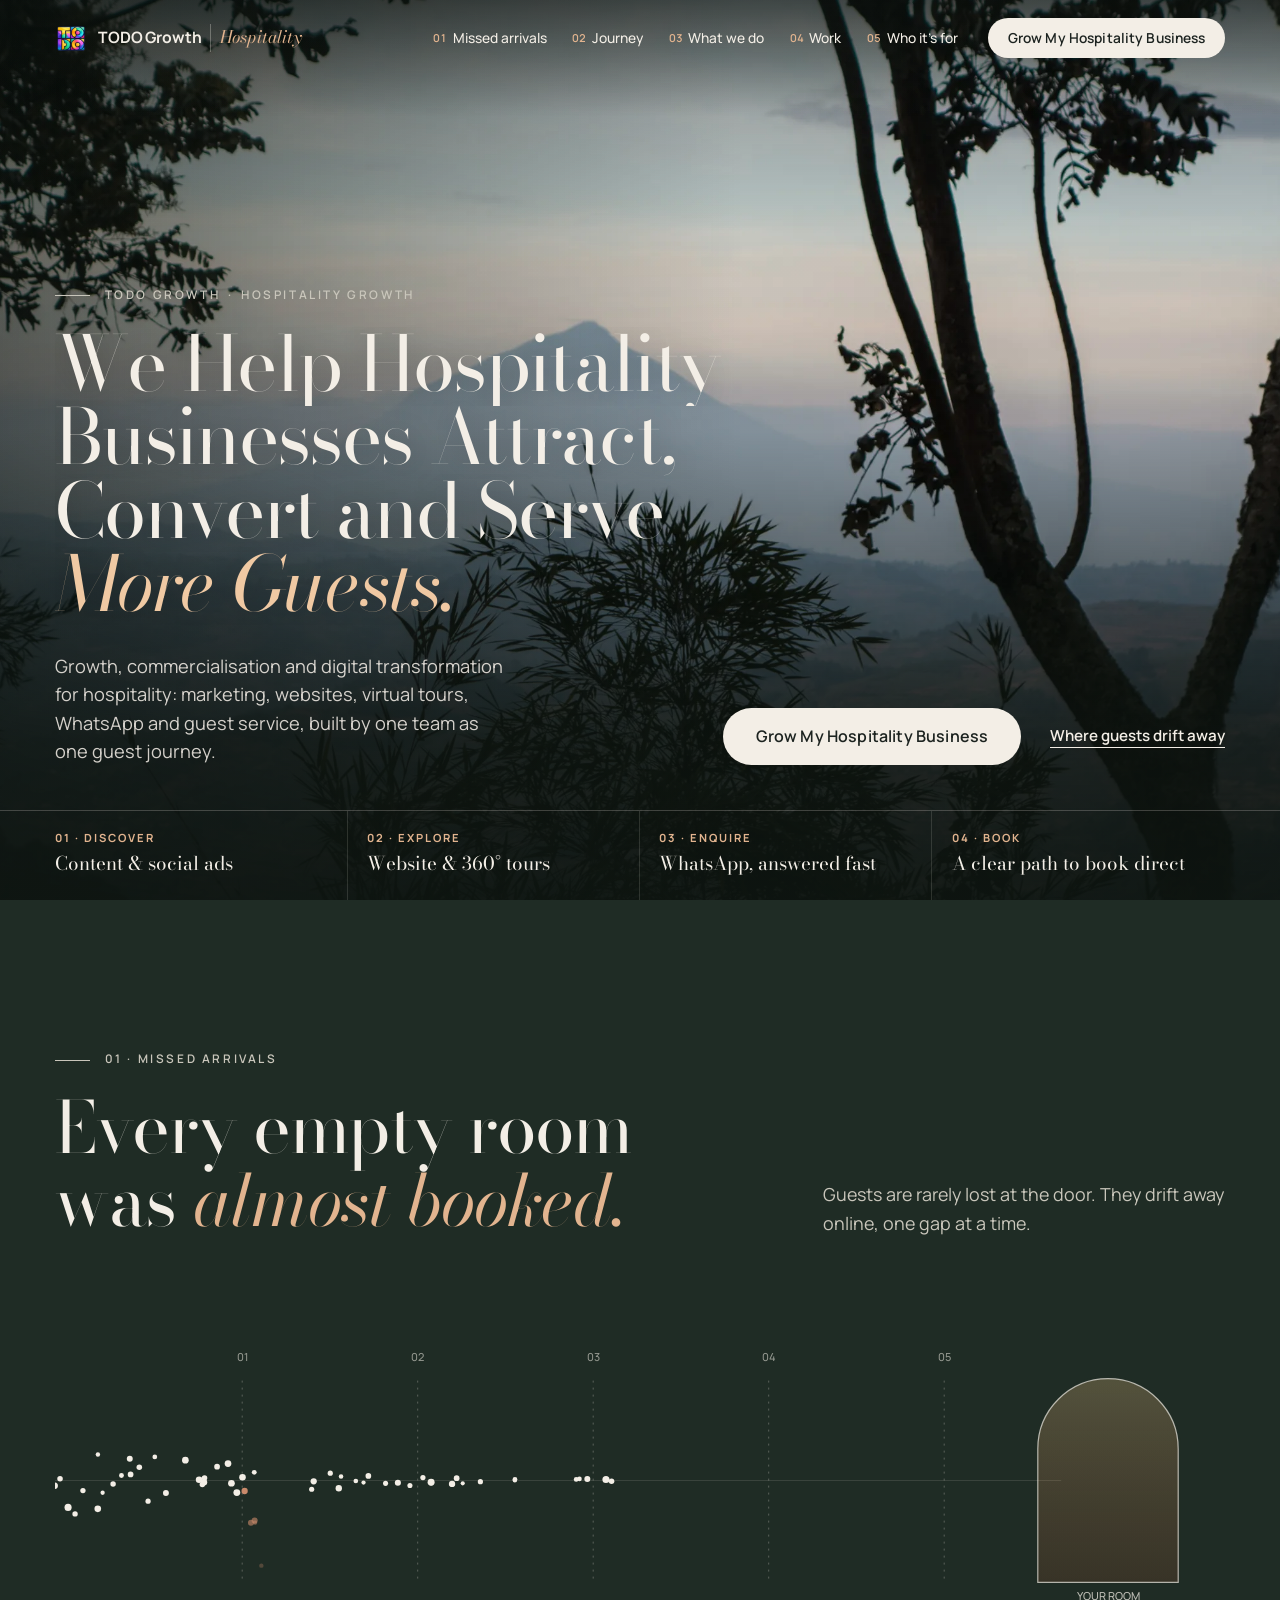
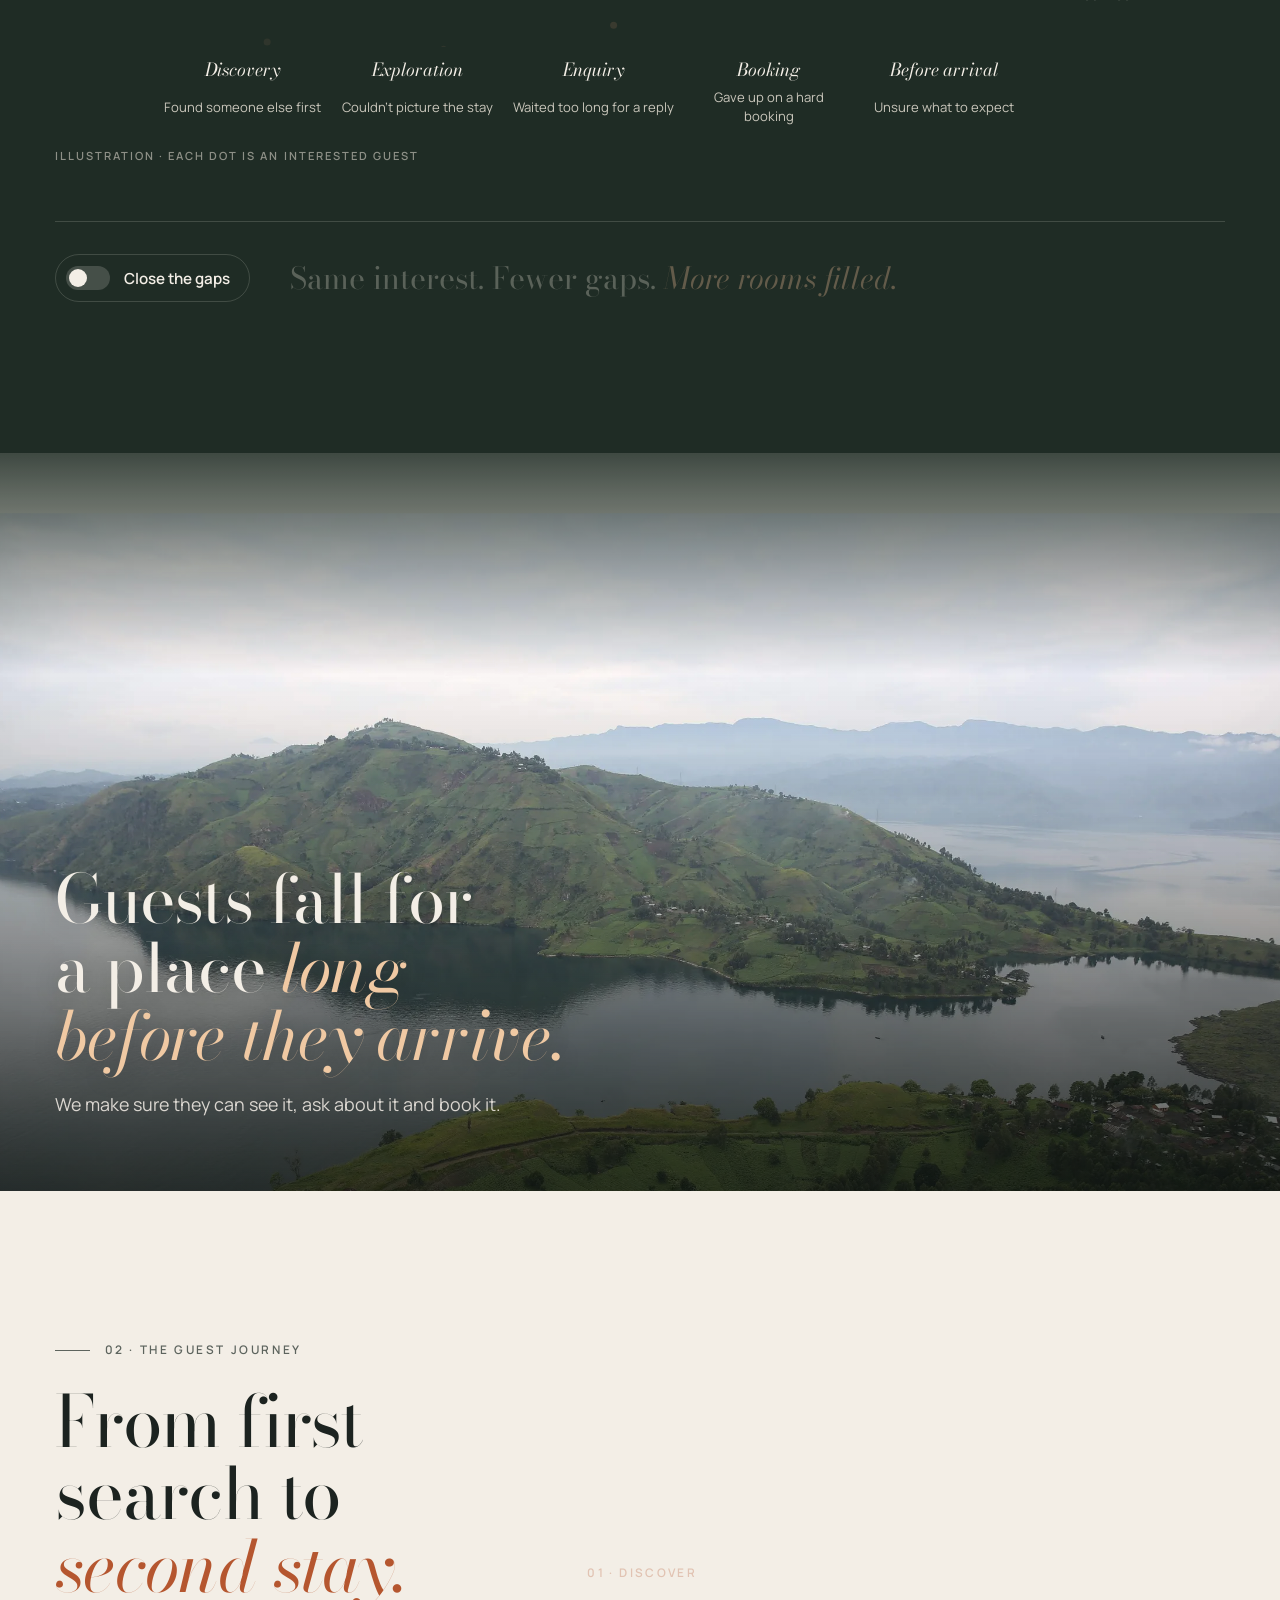
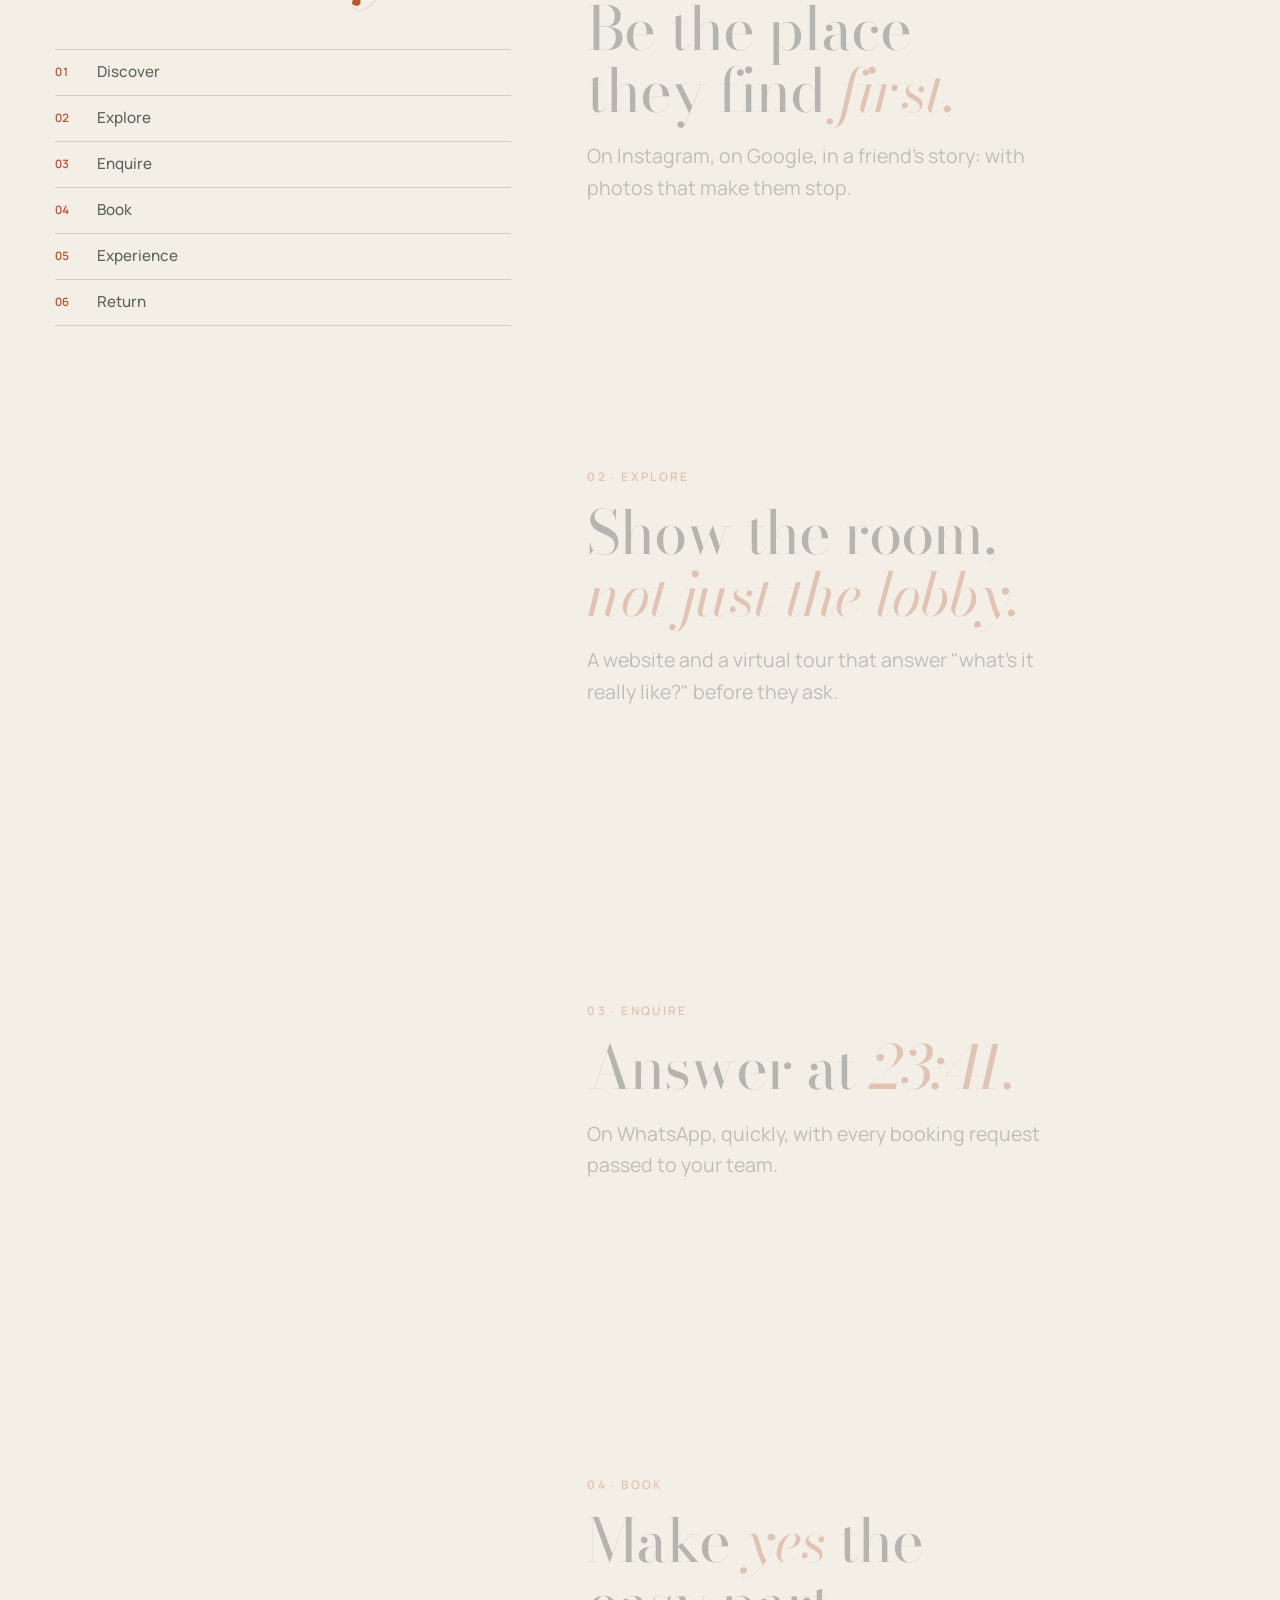
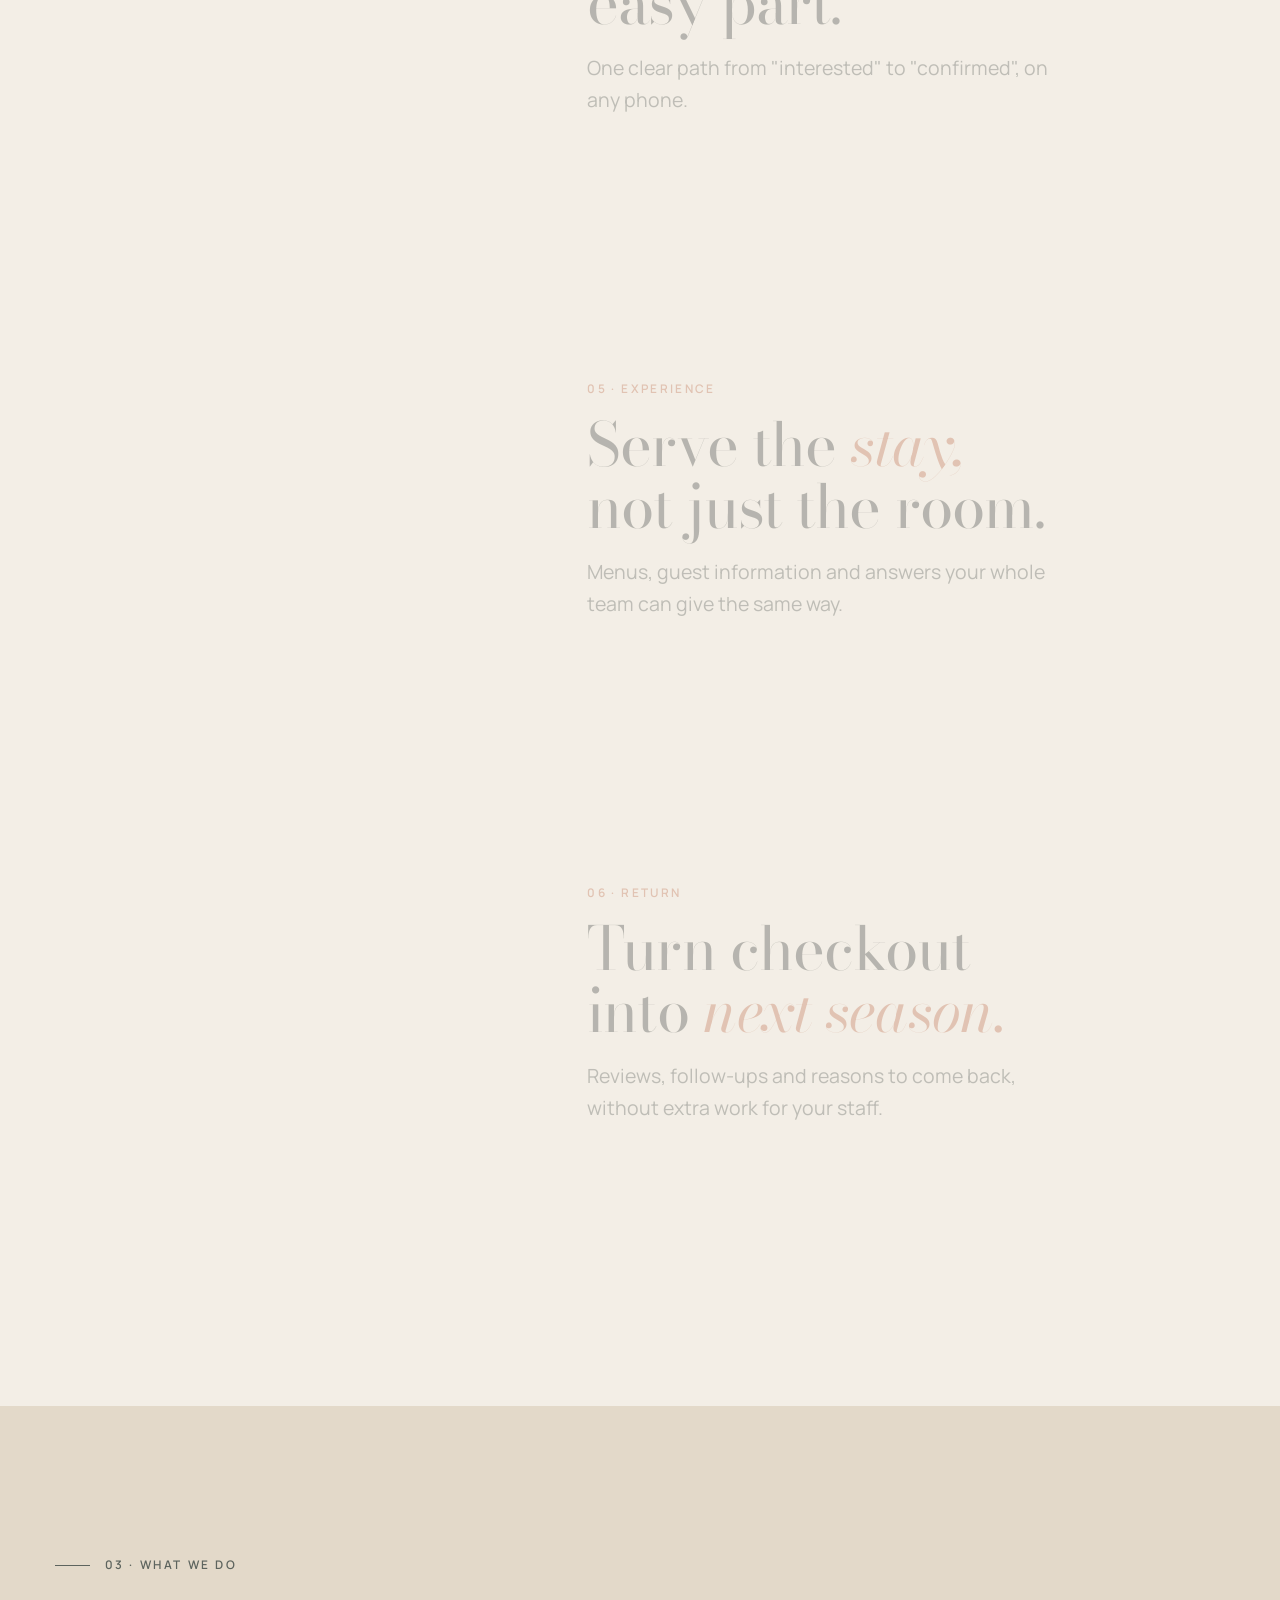
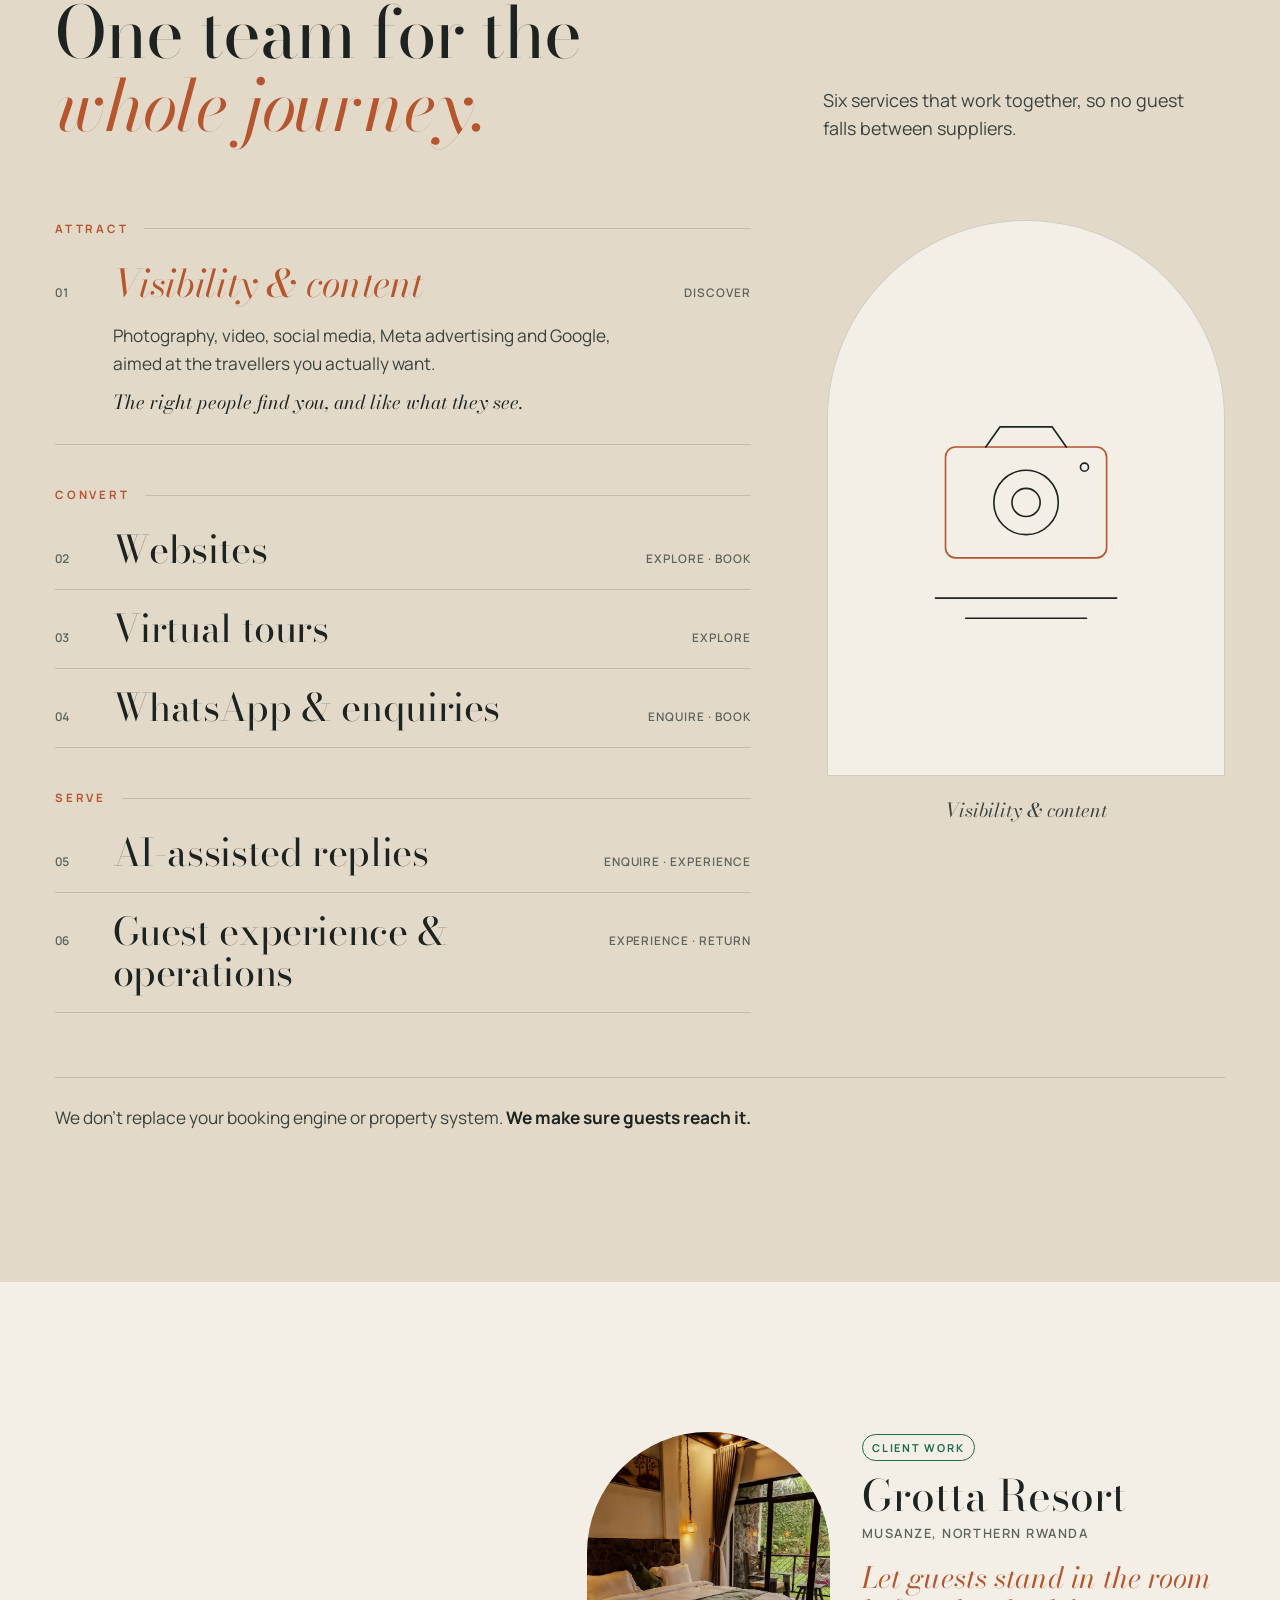
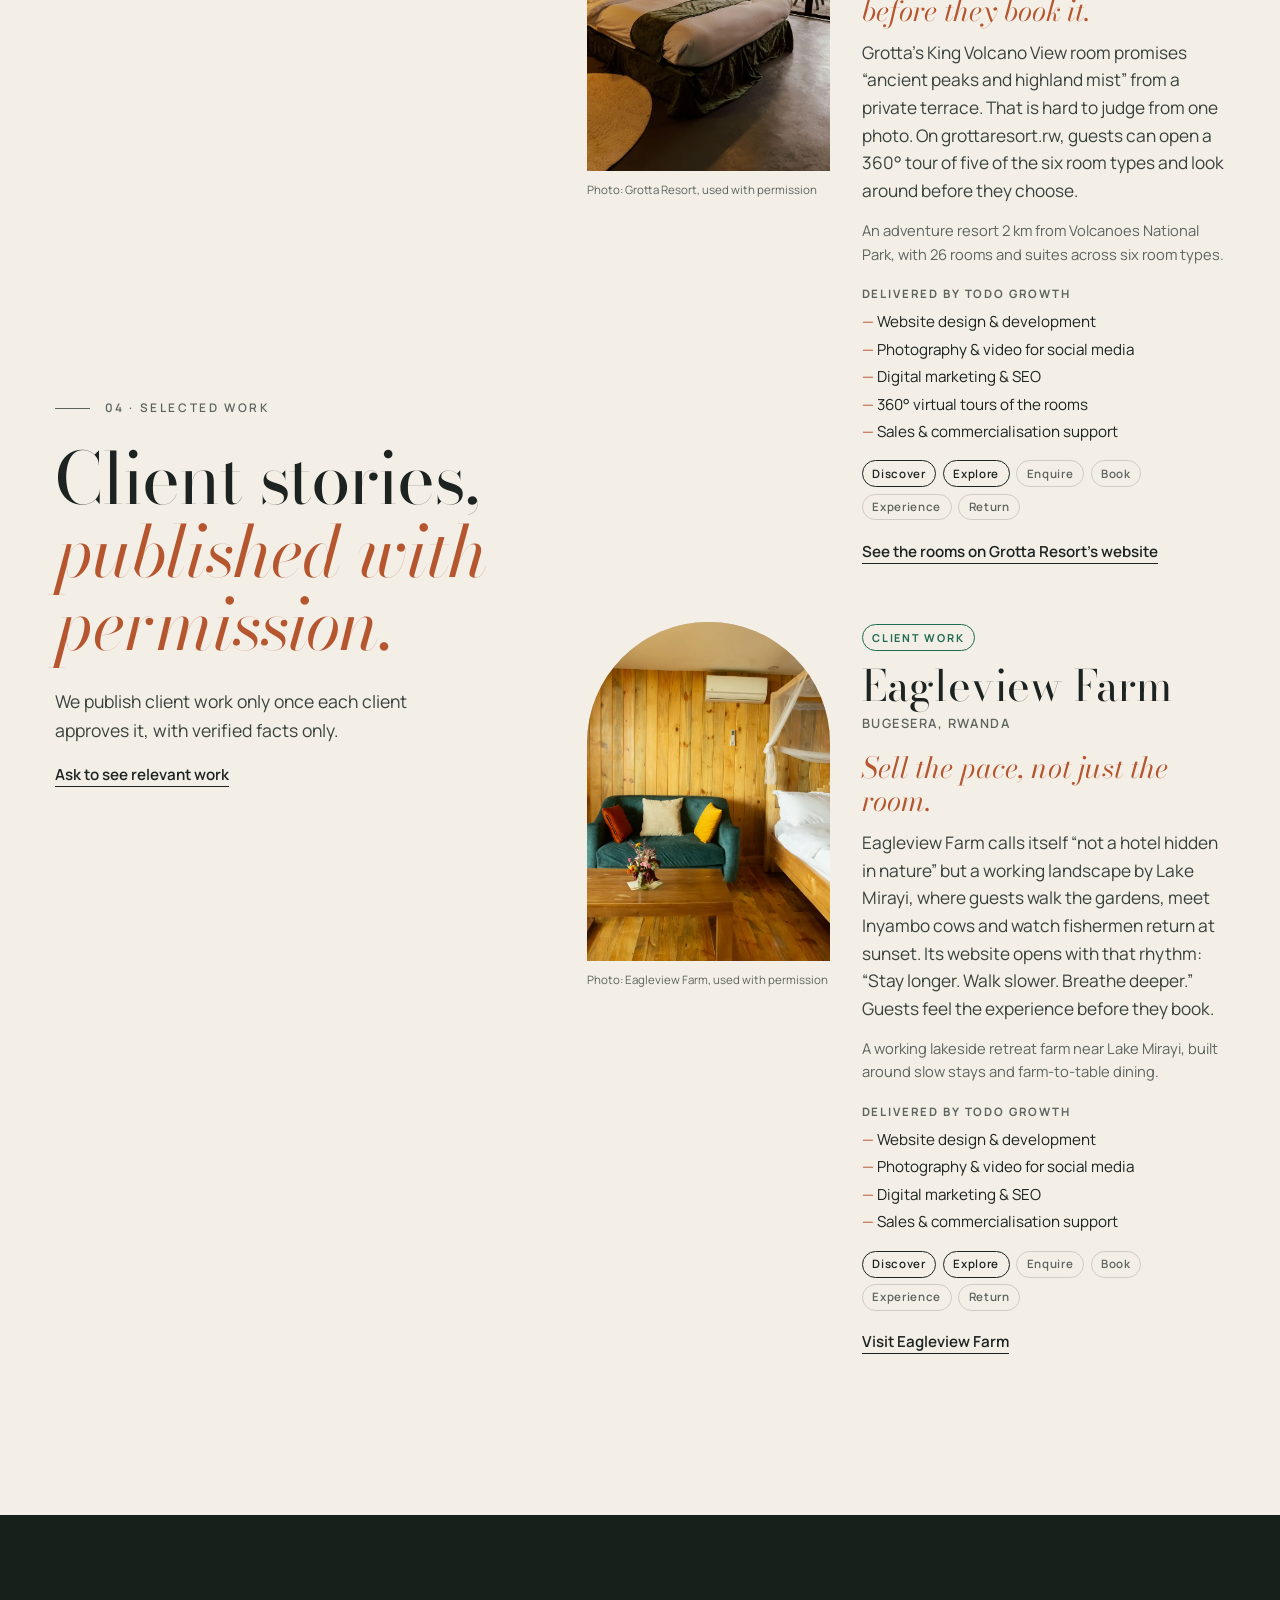
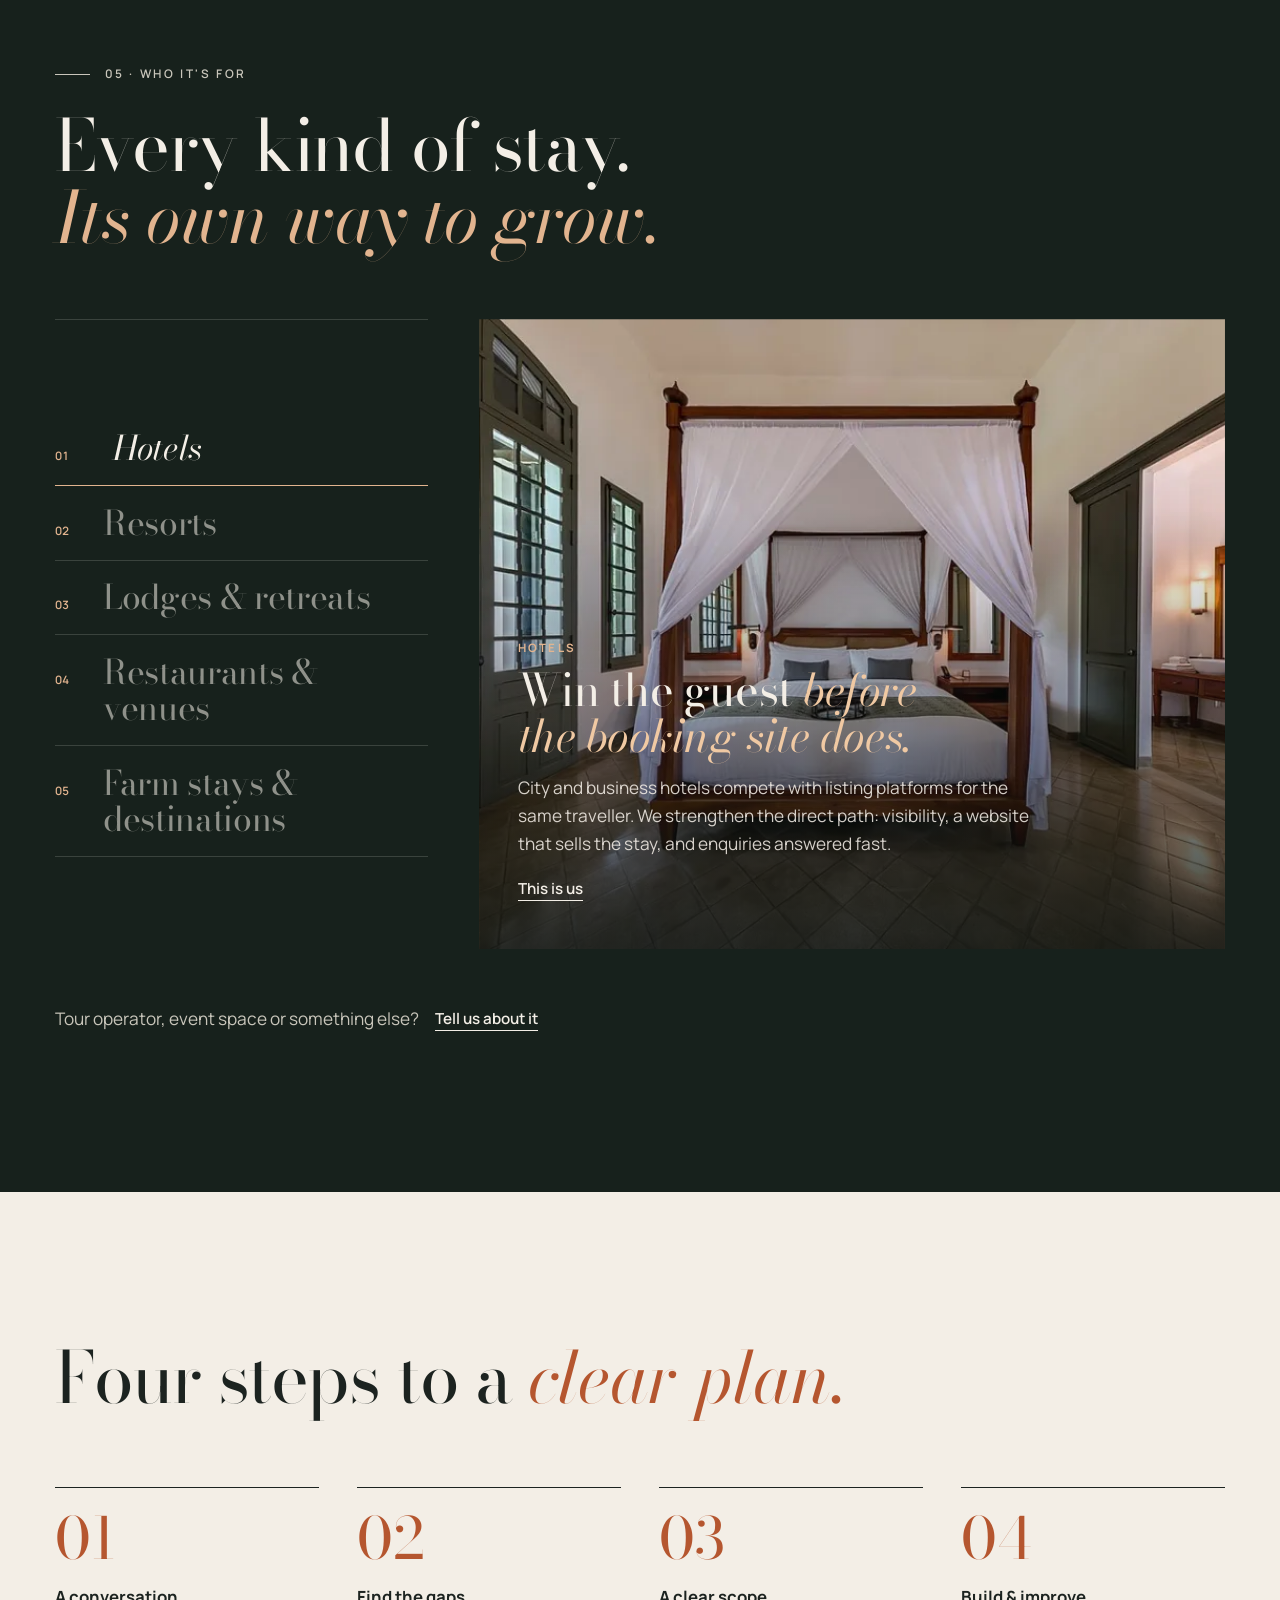
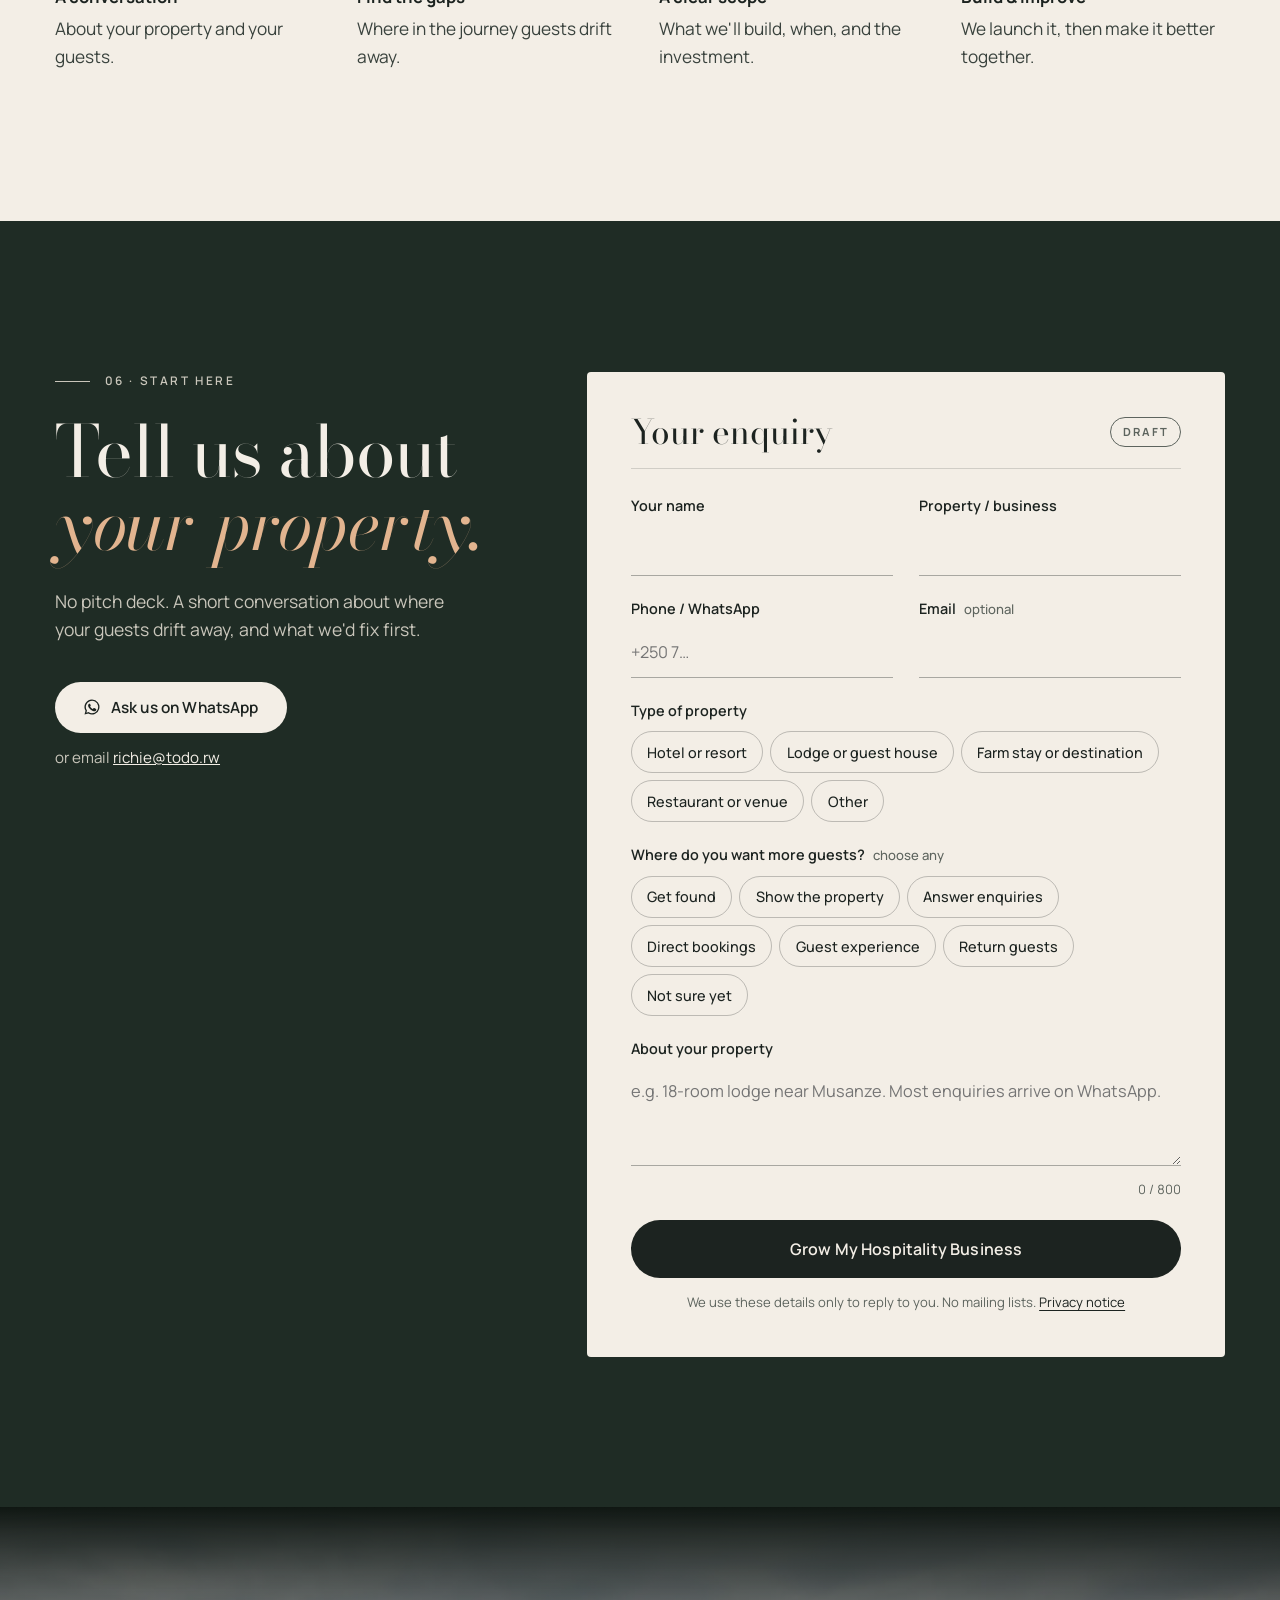
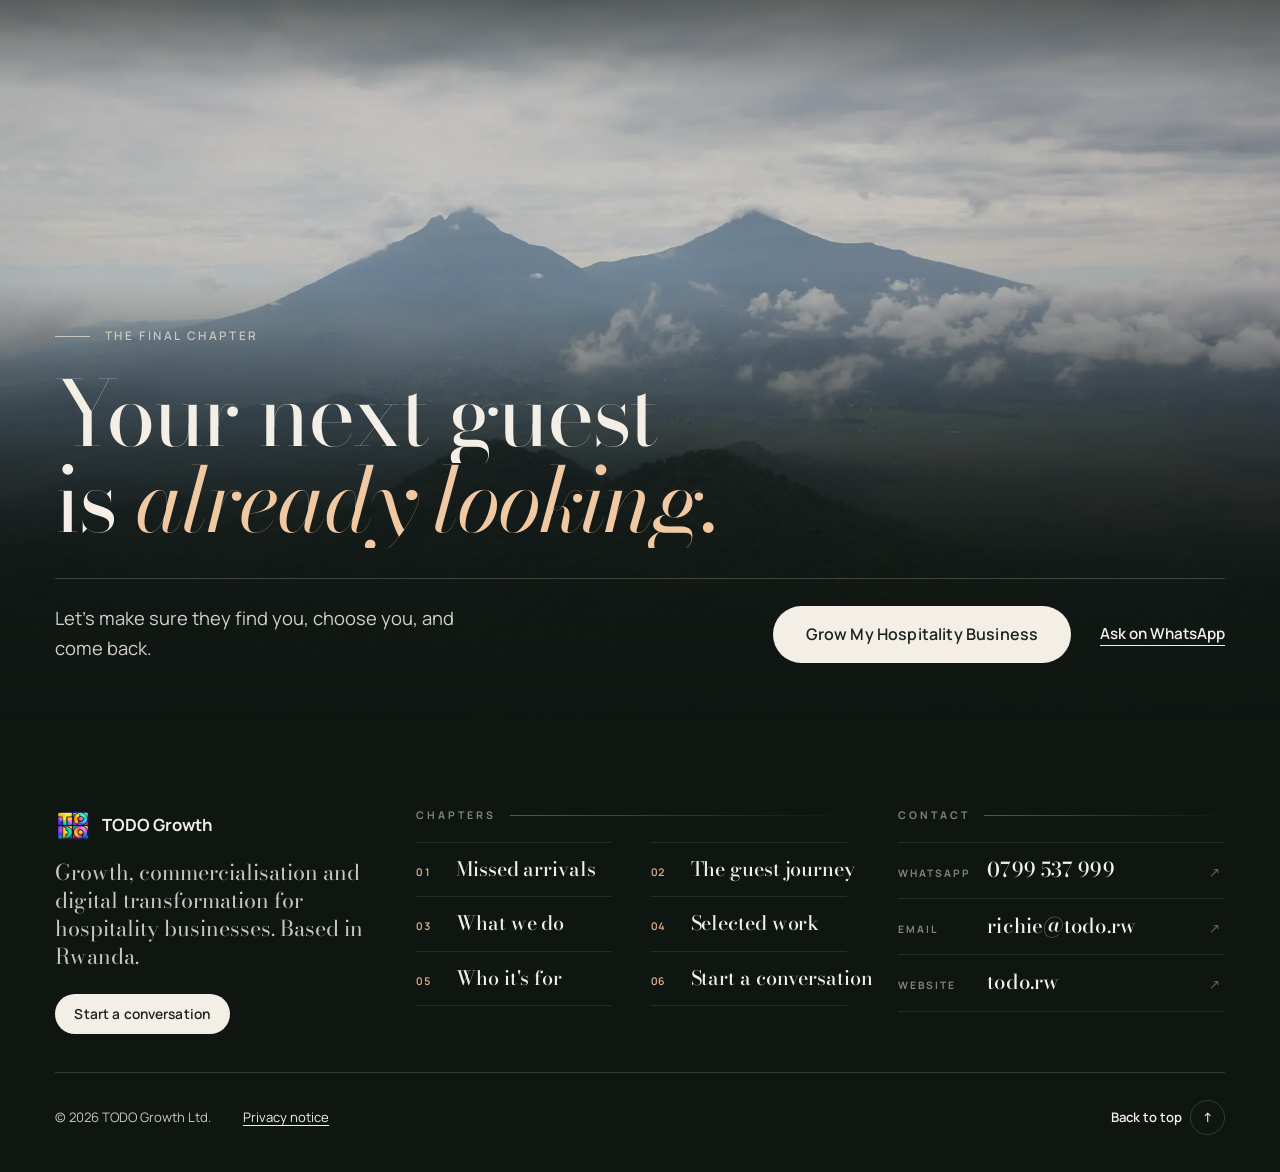
<file: index.html>
<!doctype html>
<html lang="en" class="no-js">
<head>
  <meta charset="utf-8">
  <meta name="viewport" content="width=device-width, initial-scale=1, viewport-fit=cover">
  <title>Hospitality Growth | Attract, Convert and Serve More Guests | TODO Growth</title>
  <meta name="description" content="TODO Growth helps hotels, resorts, lodges, guest houses, restaurants and destination properties attract, convert and serve more guests: marketing, websites, virtual tours, WhatsApp and guest service, built as one connected journey.">
  <link rel="canonical" href="https://hospitality.todo.rw/">
  <meta name="theme-color" content="#F3EEE6">
  <meta name="robots" content="index, follow">

  <meta property="og:type" content="website">
  <meta property="og:site_name" content="TODO Growth">
  <meta property="og:url" content="https://hospitality.todo.rw/">
  <meta property="og:title" content="We Help Hospitality Businesses Attract, Convert and Serve More Guests">
  <meta property="og:description" content="Every empty room was almost booked. Marketing, websites, virtual tours, WhatsApp and guest service, built by one team as one guest journey.">
  <meta property="og:image" content="https://hospitality.todo.rw/assets/img/brand/apple-touch-icon.png">
  <meta name="twitter:card" content="summary">
  <meta name="twitter:title" content="Hospitality Growth | TODO Growth">
  <meta name="twitter:description" content="Attract, convert and serve more guests, with one connected guest journey.">

  <link rel="icon" type="image/png" href="assets/img/brand/favicon.png">
  <link rel="apple-touch-icon" href="assets/img/brand/apple-touch-icon.png">

  <link rel="preconnect" href="https://fonts.googleapis.com">
  <link rel="preconnect" href="https://fonts.gstatic.com" crossorigin>
  <link rel="stylesheet" href="https://fonts.googleapis.com/css2?family=Bodoni+Moda:ital,opsz,wght@0,6..96,400..600;1,6..96,400..500&family=Manrope:wght@400;500;600;700&display=swap">
  <link rel="stylesheet" href="assets/css/site.css">

  <script>document.documentElement.className = "js";</script>
  <script type="application/ld+json">
  {"@context":"https://schema.org","@type":"ProfessionalService","name":"TODO Growth Ltd","url":"https://hospitality.todo.rw/","areaServed":"Rwanda","description":"Hospitality growth: marketing, content, websites, virtual tours, WhatsApp journeys and guest-service systems for hospitality businesses.","parentOrganization":{"@type":"Organization","name":"TODO Growth Ltd","url":"https://todo.rw/"}}
  </script>
</head>
<body id="page-top">
  <a class="skip" href="#main">Skip to content</a>

  <!-- ═══ NAVIGATION ═══ -->
  <header class="nav" id="top" data-nav>
    <div class="nav__bar">
      <a class="nav__brand" href="#page-top" data-to-top aria-label="TODO Growth Hospitality, back to the top of the page">
        <img src="assets/img/brand/todo-logo-192.webp" width="32" height="32" alt="">
        <span class="nav__words"><span class="nav__name">TODO Growth</span><span class="nav__svc">Hospitality</span></span>
      </a>
      <nav class="nav__links" aria-label="Page">
        <a href="#missed" data-chapter="missed"><b>01</b>Missed arrivals</a>
        <a href="#journey" data-chapter="journey"><b>02</b>Journey</a>
        <a href="#services" data-chapter="services"><b>03</b>What we do</a>
        <a href="#work" data-chapter="work"><b>04</b>Work</a>
        <a href="#directory" data-chapter="directory"><b>05</b>Who it's for</a>
      </nav>
      <a class="btn btn--ink btn--sm nav__cta" href="#enquire">Grow My Hospitality Business</a>
      <button class="nav__menu" type="button" aria-expanded="false" aria-controls="menu" data-menu><span>Menu</span><span class="nav__menu-icon" aria-hidden="true"><i></i><i></i></span></button>
    </div>
    <span class="nav__progress" aria-hidden="true" data-progress></span>
  </header>

  <div class="menu" id="menu" data-menu-panel hidden>
    <div class="menu__inner" role="dialog" aria-modal="true" aria-label="Page menu">
      <div class="menu__top"><span class="menu__label">Hospitality Growth</span><button class="menu__close" type="button" data-close>Close</button></div>
      <ol class="menu__links">
        <li><a href="#missed" data-go><b>01</b>Missed arrivals</a></li>
        <li><a href="#journey" data-go><b>02</b>The guest journey</a></li>
        <li><a href="#services" data-go><b>03</b>What we do</a></li>
        <li><a href="#work" data-go><b>04</b>Work</a></li>
        <li><a href="#directory" data-go><b>05</b>Who it's for</a></li>
        <li><a href="#enquire" data-go><b>06</b>Start a conversation</a></li>
      </ol>
      <a class="btn btn--ink btn--block" href="#enquire" data-go>Grow My Hospitality Business</a>
    </div>
  </div>

  <main id="main">

    <!-- ═══ HERO · THE VIEW ═══ -->
    <section class="hero" aria-labelledby="hero-title" data-chapter-section="top" data-hero>
      <figure class="hero__media" aria-hidden="true">
        <img src="assets/media/stock/muhavura-2400.webp" srcset="assets/media/stock/muhavura-1200.webp 1200w, assets/media/stock/muhavura-2400.webp 2400w" sizes="100vw" width="2400" height="1600" alt="" fetchpriority="high" decoding="async">
      </figure>
      <div class="hero__shade" aria-hidden="true"></div>

      <div class="wrap hero__inner">
        <p class="kicker kicker--light hero__kicker">TODO Growth <span>·</span> Hospitality Growth</p>
        <h1 id="hero-title" class="hero__title">
          <span class="line"><span>We Help Hospitality</span></span>
          <span class="line"><span>Businesses Attract,</span></span>
          <span class="line"><span>Convert and Serve</span></span>
          <span class="line"><span><em>More Guests.</em></span></span>
        </h1>
        <div class="hero__foot">
          <p class="hero__lede">Growth, commercialisation and digital transformation for hospitality: marketing, websites, virtual tours, WhatsApp and guest service, built by one team as one guest journey.</p>
          <div class="hero__actions">
            <a class="btn btn--stone btn--lg" href="#enquire">Grow My Hospitality Business</a>
            <a class="link link--light" href="#missed">Where guests drift away</a>
          </div>
        </div>
      </div>

      <div class="hero__base">
        <ol class="wrap hero__journey" aria-label="How TODO Growth connects the guest journey">
          <li><b>01 · Discover</b><span>Content &amp; social ads</span></li>
          <li><b>02 · Explore</b><span>Website &amp; 360° tours</span></li>
          <li><b>03 · Enquire</b><span>WhatsApp, answered fast</span></li>
          <li><b>04 · Book</b><span>A clear path to book direct</span></li>
        </ol>
      </div>
    </section>

<!-- ═══ 01 · MISSED ARRIVALS: THE LEAKY JOURNEY ═══ -->
    <section class="leak" id="missed" aria-labelledby="missed-title" data-chapter-section="missed" data-leak>
      <div class="wrap">
        <header class="leak__head">
          <p class="kicker kicker--light">01 · Missed arrivals</p>
          <h2 id="missed-title" class="h2 h2--light reveal">Every empty room was <em>almost&nbsp;booked.</em></h2>
          <p class="leak__lede" data-leak-text>Guests are rarely lost at the door. They drift away online, one gap at a time.</p>
        </header>

        <figure class="leak__stage">
          <canvas class="leak__canvas" data-leak-canvas aria-hidden="true"></canvas>
          <ol class="leak__gates" aria-label="Where interested guests drift away">
            <li><b>Discovery</b><span>Found someone else first</span></li>
            <li><b>Exploration</b><span>Couldn't picture the stay</span></li>
            <li><b>Enquiry</b><span>Waited too long for a reply</span></li>
            <li><b>Booking</b><span>Gave up on a hard booking</span></li>
            <li><b>Before arrival</b><span>Unsure what to expect</span></li>
          </ol>
          <figcaption class="leak__cap">Illustration · each dot is an interested guest</figcaption>
        </figure>

        <div class="leak__switch">
          <button type="button" class="toggle" aria-pressed="false" data-leak-toggle><span class="toggle__track"><span class="toggle__knob"></span></span><span class="toggle__label">Close the gaps</span></button>
          <p class="leak__after">Same interest. Fewer gaps. <em>More rooms filled.</em></p>
        </div>
      </div>
    </section>

    <!-- ═══ INTERLUDE · THE DESTINATION ═══ -->
    <section class="interlude" aria-label="Why the view matters" data-interlude>
      <figure class="interlude__media" aria-hidden="true">
        <img src="assets/media/stock/kivu-2400.webp" srcset="assets/media/stock/kivu-1200.webp 1200w, assets/media/stock/kivu-2400.webp 2400w" sizes="100vw" width="2400" height="1600" alt="" loading="lazy" decoding="async">
      </figure>
      <div class="wrap interlude__text">
        <p class="interlude__quote reveal">Guests fall for a place <em>long before they arrive.</em></p>
        <p class="interlude__sub reveal">We make sure they can see it, ask about it and book it.</p>
      </div>
    </section>

<!-- ═══ 02 · THE GUEST JOURNEY ═══ -->
    <section class="journey" id="journey" aria-labelledby="journey-title" data-chapter-section="journey">
      <div class="wrap journey__grid">
        <aside class="rail" aria-label="Journey stages">
          <p class="kicker">02 · The guest journey</p>
          <h2 id="journey-title" class="h2 reveal">From first search to <em>second stay.</em></h2>
          <ol class="rail__list">
            <li><a href="#s-discover" data-stamp="0"><b>01</b>Discover</a></li>
            <li><a href="#s-explore" data-stamp="1"><b>02</b>Explore</a></li>
            <li><a href="#s-enquire" data-stamp="2"><b>03</b>Enquire</a></li>
            <li><a href="#s-book" data-stamp="3"><b>04</b>Book</a></li>
            <li><a href="#s-experience" data-stamp="4"><b>05</b>Experience</a></li>
            <li><a href="#s-return" data-stamp="5"><b>06</b>Return</a></li>
          </ol>
        </aside>
        <ol class="stages">
          <li class="stage" id="s-discover" data-stage="0"><p class="stage__n">01 · Discover</p><h3 class="stage__h">Be the place they find <em>first.</em></h3><p class="stage__p">On Instagram, on Google, in a friend's story: with photos that make them stop.</p></li>
          <li class="stage" id="s-explore" data-stage="1"><p class="stage__n">02 · Explore</p><h3 class="stage__h">Show the room, <em>not just the lobby.</em></h3><p class="stage__p">A website and a virtual tour that answer "what's it really like?" before they ask.</p></li>
          <li class="stage" id="s-enquire" data-stage="2"><p class="stage__n">03 · Enquire</p><h3 class="stage__h">Answer at <em>23:41.</em></h3><p class="stage__p">On WhatsApp, quickly, with every booking request passed to your team.</p></li>
          <li class="stage" id="s-book" data-stage="3"><p class="stage__n">04 · Book</p><h3 class="stage__h">Make <em>yes</em> the easy part.</h3><p class="stage__p">One clear path from "interested" to "confirmed", on any phone.</p></li>
          <li class="stage" id="s-experience" data-stage="4"><p class="stage__n">05 · Experience</p><h3 class="stage__h">Serve the <em>stay,</em> not just the room.</h3><p class="stage__p">Menus, guest information and answers your whole team can give the same way.</p></li>
          <li class="stage" id="s-return" data-stage="5"><p class="stage__n">06 · Return</p><h3 class="stage__h">Turn checkout into <em>next season.</em></h3><p class="stage__p">Reviews, follow-ups and reasons to come back, without extra work for your staff.</p></li>
        </ol>
      </div>
    </section>

    <!-- ═══ 03 · WHAT WE DO: THE INDEX ═══ -->
    <section class="services" id="services" aria-labelledby="services-title" data-chapter-section="services">
      <div class="wrap">
        <header class="services__head">
          <p class="kicker">03 · What we do</p>
          <h2 id="services-title" class="h2 reveal">One team for the <em>whole journey.</em></h2>
          <p class="services__lede">Six services that work together, so no guest falls between suppliers.</p>
        </header>

        <div class="services__grid">
          <div class="index" data-index>
            <p class="index__group">Attract</p>
            <div class="svc" data-art="content">
              <h3><button type="button" class="svc__head" aria-expanded="true" aria-controls="svc-1" id="svc-1-h"><b>01</b><span class="svc__name">Visibility &amp; content</span><span class="svc__stages">Discover</span></button></h3>
              <div class="svc__body" id="svc-1" role="region" aria-labelledby="svc-1-h"><p>Photography, video, social media, Meta advertising and Google, aimed at the travellers you actually want.</p><p class="svc__value">The right people find you, and like what they see.</p></div>
            </div>

            <p class="index__group">Convert</p>
            <div class="svc" data-art="web">
              <h3><button type="button" class="svc__head" aria-expanded="false" aria-controls="svc-2" id="svc-2-h"><b>02</b><span class="svc__name">Websites</span><span class="svc__stages">Explore · Book</span></button></h3>
              <div class="svc__body" id="svc-2" role="region" aria-labelledby="svc-2-h" hidden><p>Fast, mobile-first hospitality websites with clear paths to book, linked to the booking engine you already use.</p><p class="svc__value">Visitors understand your value, and know what to do next.</p></div>
            </div>
            <div class="svc" data-art="tour">
              <h3><button type="button" class="svc__head" aria-expanded="false" aria-controls="svc-3" id="svc-3-h"><b>03</b><span class="svc__name">Virtual tours</span><span class="svc__stages">Explore</span></button></h3>
              <div class="svc__body" id="svc-3" role="region" aria-labelledby="svc-3-h" hidden><p>360° tours of rooms and spaces, placed where guests decide: your website, listings and messages.</p><p class="svc__value">Guests book with confidence, not guesswork.</p></div>
            </div>
            <div class="svc" data-art="chat">
              <h3><button type="button" class="svc__head" aria-expanded="false" aria-controls="svc-4" id="svc-4-h"><b>04</b><span class="svc__name">WhatsApp &amp; enquiries</span><span class="svc__stages">Enquire · Book</span></button></h3>
              <div class="svc__body" id="svc-4" role="region" aria-labelledby="svc-4-h" hidden><p>Enquiry journeys on the app your guests already use, routed to the right person on your team.</p><p class="svc__value">Fewer enquiries lost overnight.</p></div>
            </div>

            <p class="index__group">Serve</p>
            <div class="svc" data-art="assist">
              <h3><button type="button" class="svc__head" aria-expanded="false" aria-controls="svc-5" id="svc-5-h"><b>05</b><span class="svc__name">AI-assisted replies</span><span class="svc__stages">Enquire · Experience</span></button></h3>
              <div class="svc__body" id="svc-5" role="region" aria-labelledby="svc-5-h" hidden><p>Instant answers to common questions from information you approve. Bookings and anything sensitive go to your staff. Scoped per property.</p><p class="svc__value">Guests get answers at any hour; your team keeps control.</p></div>
            </div>
            <div class="svc" data-art="ops">
              <h3><button type="button" class="svc__head" aria-expanded="false" aria-controls="svc-6" id="svc-6-h"><b>06</b><span class="svc__name">Guest experience &amp; operations</span><span class="svc__stages">Experience · Return</span></button></h3>
              <div class="svc__body" id="svc-6" role="region" aria-labelledby="svc-6-h" hidden><p>Digital menus, guest information, staff knowledge bases and follow-up automation, including Microsoft 365 workflows.</p><p class="svc__value">A smoother stay, and a reason to come back.</p></div>
            </div>
          </div>

          <figure class="art" aria-hidden="true">
            <div class="art__arch">
              <svg class="art__svg" viewBox="0 0 300 400" data-art-svg></svg>
            </div>
            <figcaption class="art__cap" data-art-cap>Visibility &amp; content</figcaption>
          </figure>
        </div>

        <p class="services__fine">We don't replace your booking engine or property system. <strong>We make sure guests reach it.</strong></p>
      </div>
    </section>

    <!-- ═══ 04 · WORK (proof) ═══ -->
    <section class="work" id="work" aria-labelledby="work-title" data-chapter-section="work">
      <div class="wrap work__grid">
        <header class="work__head">
          <p class="kicker">04 · Selected work</p>
          <h2 id="work-title" class="h2 reveal">Client stories, <em>published with permission.</em></h2>
          <p class="work__lede">We publish client work only once each client approves it, with verified facts only.</p>
          <a class="link" href="#enquire">Ask to see relevant work</a>
        </header>
        <div class="stories" data-stories>
          <!-- Rendered from CONFIG.stories. This placeholder shows while nothing is approved, and without JS. -->
          <div class="story story--reserved">
            <div class="story__arch"><span>Reserved</span></div>
            <p class="story__note">For approved hospitality client stories: photographs, what we delivered and verified results.</p>
          </div>
        </div>
      </div>
    </section>

    <!-- ═══ 05 · WHO IT'S FOR ═══ -->
    <section class="who" id="directory" aria-labelledby="dir-title" data-chapter-section="directory">
      <div class="wrap">
        <header class="who__head">
          <p class="kicker kicker--light">05 · Who it's for</p>
          <h2 id="dir-title" class="h2 h2--light reveal">Every kind of stay. <em>Its own way to grow.</em></h2>
        </header>

        <div class="who__stage" data-who>
          <ul class="who__tabs" aria-label="Choose your kind of business">
            <li><button type="button" class="who__tab" aria-pressed="true" aria-controls="who-hotels" data-who-tab="0"><b>01</b><span>Hotels</span></button></li>
            <li><button type="button" class="who__tab" aria-pressed="false" aria-controls="who-resorts" data-who-tab="1"><b>02</b><span>Resorts</span></button></li>
            <li><button type="button" class="who__tab" aria-pressed="false" aria-controls="who-lodges" data-who-tab="2"><b>03</b><span>Lodges &amp; retreats</span></button></li>
            <li><button type="button" class="who__tab" aria-pressed="false" aria-controls="who-dining" data-who-tab="3"><b>04</b><span>Restaurants &amp; venues</span></button></li>
            <li><button type="button" class="who__tab" aria-pressed="false" aria-controls="who-dest" data-who-tab="4"><b>05</b><span>Farm stays &amp; destinations</span></button></li>
          </ul>

          <div class="who__panels">
            <article class="who__panel is-active" id="who-hotels" data-who-panel="0">
              <figure class="who__img"><img src="assets/media/stock/luxury-hotel-1800.webp" srcset="assets/media/stock/luxury-hotel-900.webp 900w, assets/media/stock/luxury-hotel-1800.webp 1800w" sizes="(min-width: 1024px) 58vw, 100vw" width="1800" height="1200" alt="A canopy bed in a calm, white luxury hotel suite" loading="lazy" decoding="async"></figure>
              <div class="who__copy">
                <p class="who__label">Hotels</p>
                <h3 class="who__title">Win the guest <em>before the booking site does.</em></h3>
                <p class="who__text">City and business hotels compete with listing platforms for the same traveller. We strengthen the direct path: visibility, a website that sells the stay, and enquiries answered fast.</p>
                <a class="link link--light" href="#enquire" data-type="Hotel or resort">This is us</a>
              </div>
            </article>
            <article class="who__panel" id="who-resorts" data-who-panel="1">
              <figure class="who__img"><img src="assets/media/stock/resort-1800.webp" srcset="assets/media/stock/resort-900.webp 900w, assets/media/stock/resort-1800.webp 1800w" sizes="(min-width: 1024px) 58vw, 100vw" width="1800" height="1200" alt="A resort pool with sun loungers and timber decking" loading="lazy" decoding="async"></figure>
              <div class="who__copy">
                <p class="who__label">Resorts</p>
                <h3 class="who__title">Sell the whole stay, <em>not only the room.</em></h3>
                <p class="who__text">Guests compare experiences, dining and views from far away. We show the full resort with content and virtual tours, and turn long, detailed enquiries into bookings.</p>
                <a class="link link--light" href="#enquire" data-type="Hotel or resort">This is us</a>
              </div>
            </article>
            <article class="who__panel" id="who-lodges" data-who-panel="2">
              <figure class="who__img"><img src="assets/media/stock/lodge-1800.webp" srcset="assets/media/stock/lodge-900.webp 900w, assets/media/stock/lodge-1800.webp 1800w" sizes="(min-width: 1024px) 58vw, 100vw" width="1800" height="1205" alt="A timber safari lodge surrounded by trees" loading="lazy" decoding="async"></figure>
              <div class="who__copy">
                <p class="who__label">Lodges &amp; retreats</p>
                <h3 class="who__title">A small team, <em>every enquiry answered.</em></h3>
                <p class="who__text">Lodges and guest houses often run on an owner's phone. We make enquiries easier to handle on WhatsApp and keep your content fresh without taking over your day.</p>
                <a class="link link--light" href="#enquire" data-type="Lodge or guest house">This is us</a>
              </div>
            </article>
            <article class="who__panel" id="who-dining" data-who-panel="3">
              <figure class="who__img"><img src="assets/media/stock/kigali-venue-1800.webp" srcset="assets/media/stock/kigali-venue-900.webp 900w, assets/media/stock/kigali-venue-1800.webp 1800w" sizes="(min-width: 1024px) 58vw, 100vw" width="1800" height="1350" alt="Guests at garden tables of a hotel bar in Kigali at dusk" loading="lazy" decoding="async"></figure>
              <div class="who__copy">
                <p class="who__label">Restaurants &amp; venues</p>
                <h3 class="who__title">Make the atmosphere <em>visible online.</em></h3>
                <p class="who__text">The mood is the product, and it rarely shows in a listing. We capture it in photography and video, get you found, and make reservations and event enquiries simple.</p>
                <a class="link link--light" href="#enquire" data-type="Restaurant or venue">This is us</a>
              </div>
            </article>
            <article class="who__panel" id="who-dest" data-who-panel="4">
              <figure class="who__img"><img src="assets/media/stock/destination-1800.webp" srcset="assets/media/stock/destination-900.webp 900w, assets/media/stock/destination-1800.webp 1800w" sizes="(min-width: 1024px) 58vw, 100vw" width="1800" height="1200" alt="Tea plantations on rolling hills in Rwanda" loading="lazy" decoding="async"></figure>
              <div class="who__copy">
                <p class="who__label">Farm stays &amp; destinations</p>
                <h3 class="who__title">Show the experience <em>to guests deciding from abroad.</em></h3>
                <p class="who__text">When the place is the reason to travel, guests need to feel it before they commit. We tell the story of the landscape, the stay and the people behind it.</p>
                <a class="link link--light" href="#enquire" data-type="Farm stay or destination property">This is us</a>
              </div>
            </article>
          </div>
        </div>

        <p class="who__other">Tour operator, event space or something else? <a class="link link--light" href="#enquire" data-type="Other">Tell us about it</a></p>
      </div>
    </section>

<!-- ═══ 06 · HOW WE WORK ═══ -->
    <section class="how" aria-labelledby="how-title" data-chapter-section="directory">
      <div class="wrap">
        <h2 id="how-title" class="h2 how__title reveal">Four steps to a <em>clear plan.</em></h2>
        <ol class="how__steps">
          <li><b>01</b><p class="how__h">A conversation</p><p>About your property and your guests.</p></li>
          <li><b>02</b><p class="how__h">Find the gaps</p><p>Where in the journey guests drift away.</p></li>
          <li><b>03</b><p class="how__h">A clear scope</p><p>What we'll build, when, and the investment.</p></li>
          <li><b>04</b><p class="how__h">Build &amp; improve</p><p>We launch it, then make it better together.</p></li>
        </ol>
      </div>
    </section>

    <!-- ═══ 07 · ENQUIRY ═══ -->
    <section class="enquire" id="enquire" aria-labelledby="enquire-title" data-chapter-section="enquire">
      <div class="wrap enquire__grid">
        <header class="enquire__head">
          <p class="kicker kicker--light">06 · Start here</p>
          <h2 id="enquire-title" class="h2 h2--light reveal">Tell us about <em>your property.</em></h2>
          <p class="enquire__lede">No pitch deck. A short conversation about where your guests drift away, and what we'd fix first.</p>
          <div class="wa-route">
            <a class="btn btn--stone" data-wa href="https://wa.me/250799537999" target="_blank" rel="noopener">
              <svg viewBox="0 0 24 24" width="18" height="18" aria-hidden="true"><path fill="currentColor" d="M12 2a10 10 0 0 0-8.6 15.1L2 22l5-1.3A10 10 0 1 0 12 2Zm0 18.2a8.2 8.2 0 0 1-4.2-1.2l-.3-.2-3 .8.8-2.9-.2-.3A8.2 8.2 0 1 1 12 20.2Zm4.5-6.1c-.2-.1-1.5-.7-1.7-.8s-.4-.1-.6.1-.7.8-.8 1-.3.2-.5.1a6.7 6.7 0 0 1-3.3-2.9c-.3-.4.3-.4.7-1.3a.5.5 0 0 0 0-.4l-.8-1.8c-.2-.5-.4-.4-.6-.4h-.5a1 1 0 0 0-.7.3 3 3 0 0 0-.9 2.2 5.2 5.2 0 0 0 1.1 2.8 11.9 11.9 0 0 0 4.6 4c1.7.7 2.3.8 3.2.7a2.7 2.7 0 0 0 1.8-1.3 2.2 2.2 0 0 0 .1-1.3c0-.1-.2-.2-.4-.3Z"/></svg>
              Ask us on WhatsApp
            </a>
            <p class="wa-route__alt">or email <a data-email href="mailto:richie@todo.rw">richie@todo.rw</a></p>
          </div>
        </header>

        <form class="reg" id="lead-form" novalidate>
          <div class="reg__top">
            <p class="reg__title">Your enquiry</p>
            <p class="reg__stamp" data-status-stamp>Draft</p>
          </div>

          <div class="field-row">
            <div class="field">
              <label for="f-name">Your name</label>
              <input id="f-name" name="name" type="text" autocomplete="name" required maxlength="80" aria-describedby="e-name">
              <p class="field__err" id="e-name"></p>
            </div>
            <div class="field">
              <label for="f-business">Property / business</label>
              <input id="f-business" name="business" type="text" autocomplete="organization" required maxlength="120" aria-describedby="e-business">
              <p class="field__err" id="e-business"></p>
            </div>
          </div>
          <div class="field-row">
            <div class="field">
              <label for="f-phone">Phone / WhatsApp</label>
              <input id="f-phone" name="phone" type="tel" inputmode="tel" autocomplete="tel" required placeholder="+250 7…" aria-describedby="e-phone">
              <p class="field__err" id="e-phone"></p>
            </div>
            <div class="field">
              <label for="f-email">Email <span class="opt">optional</span></label>
              <input id="f-email" name="email" type="email" autocomplete="email" aria-describedby="e-email">
              <p class="field__err" id="e-email"></p>
            </div>
          </div>

          <fieldset class="field chips" aria-describedby="e-type">
            <legend>Type of property</legend>
            <label><input type="radio" name="type" value="Hotel or resort" required><span>Hotel or resort</span></label>
            <label><input type="radio" name="type" value="Lodge or guest house"><span>Lodge or guest house</span></label>
            <label><input type="radio" name="type" value="Farm stay or destination property"><span>Farm stay or destination</span></label>
            <label><input type="radio" name="type" value="Restaurant or venue"><span>Restaurant or venue</span></label>
            <label><input type="radio" name="type" value="Other"><span>Other</span></label>
            <p class="field__err" id="e-type"></p>
          </fieldset>

          <fieldset class="field chips" aria-describedby="e-needs">
            <legend>Where do you want more guests? <span class="opt">choose any</span></legend>
            <label><input type="checkbox" name="needs" value="Get found online"><span>Get found</span></label>
            <label><input type="checkbox" name="needs" value="Show the property better"><span>Show the property</span></label>
            <label><input type="checkbox" name="needs" value="Answer enquiries faster"><span>Answer enquiries</span></label>
            <label><input type="checkbox" name="needs" value="More direct bookings"><span>Direct bookings</span></label>
            <label><input type="checkbox" name="needs" value="Better guest experience"><span>Guest experience</span></label>
            <label><input type="checkbox" name="needs" value="Bring guests back"><span>Return guests</span></label>
            <label><input type="checkbox" name="needs" value="Not sure yet, advise me"><span>Not sure yet</span></label>
            <p class="field__err" id="e-needs"></p>
          </fieldset>

          <div class="field">
            <label for="f-message">About your property</label>
            <textarea id="f-message" name="message" rows="3" required maxlength="800" placeholder="e.g. 18-room lodge near Musanze. Most enquiries arrive on WhatsApp." aria-describedby="e-message c-message"></textarea>
            <p class="field__meta"><span class="field__err" id="e-message"></span><span id="c-message" class="field__count">0 / 800</span></p>
          </div>

          <div class="hp" aria-hidden="true"><label>Leave empty <input type="text" name="website" tabindex="-1" autocomplete="off"></label></div>

          <button class="btn btn--ink btn--block btn--lg" type="submit" data-submit>Grow My Hospitality Business</button>
          <p class="reg__privacy">We use these details only to reply to you. No mailing lists. <a href="privacy.html">Privacy notice</a></p>
          <div class="form-msg" data-form-msg role="status" aria-live="polite" tabindex="-1" hidden></div>
        </form>
      </div>
    </section>
  </main>

  <!-- ═══ FINAL CHAPTER · CLOSE + FOOTER ═══ -->
  <footer class="final" aria-labelledby="final-title" data-chapter-section="enquire">
    <section class="final__scene" data-final>
      <figure class="final__media" aria-hidden="true">
        <img src="assets/media/stock/virunga-2400.webp" srcset="assets/media/stock/virunga-1200.webp 1200w, assets/media/stock/virunga-2400.webp 2400w" sizes="100vw" width="2400" height="1600" alt="" loading="lazy" decoding="async">
      </figure>
      <div class="final__shade" aria-hidden="true"></div>
      <div class="wrap final__inner">
        <p class="kicker kicker--light">The final chapter</p>
        <h2 id="final-title" class="final__title">
          <span class="line"><span>Your next guest</span></span>
          <span class="line"><span>is <em>already looking.</em></span></span>
        </h2>
        <div class="final__row">
          <p class="final__lede">Let's make sure they find you, choose you, and come back.</p>
          <div class="final__actions">
            <a class="btn btn--stone btn--lg" href="#enquire">Grow My Hospitality Business</a>
            <a class="link link--light" data-wa href="https://wa.me/250799537999" target="_blank" rel="noopener">Ask on WhatsApp</a>
          </div>
        </div>
      </div>
    </section>

    <div class="final__base">
      <div class="wrap final__grid">
        <div class="final__brand">
          <p class="final__mark"><img src="assets/img/brand/todo-logo-192.webp" width="36" height="36" alt=""><span>TODO Growth</span></p>
          <p class="final__pos">Growth, commercialisation and digital transformation for hospitality businesses. Based in Rwanda.</p>
          <a class="btn btn--stone btn--sm" href="#enquire">Start a conversation</a>
        </div>
        <nav class="final__nav" aria-label="Footer">
          <p class="final__label">Chapters</p>
          <ol class="fnav">
            <li><a href="#missed"><b>01</b><span>Missed arrivals</span></a></li>
            <li><a href="#journey"><b>02</b><span>The guest journey</span></a></li>
            <li><a href="#services"><b>03</b><span>What we do</span></a></li>
            <li><a href="#work"><b>04</b><span>Selected work</span></a></li>
            <li><a href="#directory"><b>05</b><span>Who it's for</span></a></li>
            <li><a href="#enquire"><b>06</b><span>Start a conversation</span></a></li>
          </ol>
        </nav>
        <div class="final__contact">
          <p class="final__label">Contact</p>
          <p data-contact-pending>Use the <a href="#enquire">enquiry form</a>, or visit <a href="https://todo.rw/">todo.rw</a>.</p>
          <ul class="fcontact" data-contact-confirmed hidden>
            <li><a data-wa href="https://wa.me/250799537999" target="_blank" rel="noopener"><span class="fcontact__k">WhatsApp</span><span class="fcontact__v" data-wa-display>0799 537 999</span><span class="fcontact__go" aria-hidden="true">↗</span></a></li>
            <li><a data-email href="mailto:richie@todo.rw"><span class="fcontact__k">Email</span><span class="fcontact__v" data-email-text>richie@todo.rw</span><span class="fcontact__go" aria-hidden="true">↗</span></a></li>
            <li><a href="https://todo.rw/"><span class="fcontact__k">Website</span><span class="fcontact__v">todo.rw</span><span class="fcontact__go" aria-hidden="true">↗</span></a></li>
          </ul>
        </div>
<div class="final__rail">
          <p>© <span data-year>2026</span> TODO Growth Ltd.</p>
          <a class="final__privacy" href="privacy.html">Privacy notice</a>
          <a class="final__top" href="#page-top" data-to-top>Back to top <span aria-hidden="true">↑</span></a>
        </div>
      </div>
    </div>
  </footer>

<div class="dock" data-dock aria-hidden="true">
    <a class="btn btn--ink" href="#enquire" tabindex="-1">Grow My Hospitality Business</a>
    <a class="dock__wa" data-wa href="https://wa.me/250799537999" target="_blank" rel="noopener" tabindex="-1" aria-label="Ask us on WhatsApp">
      <svg viewBox="0 0 24 24" width="20" height="20" aria-hidden="true"><path fill="currentColor" d="M12 2a10 10 0 0 0-8.6 15.1L2 22l5-1.3A10 10 0 1 0 12 2Zm0 18.2a8.2 8.2 0 0 1-4.2-1.2l-.3-.2-3 .8.8-2.9-.2-.3A8.2 8.2 0 1 1 12 20.2Zm4.5-6.1c-.2-.1-1.5-.7-1.7-.8s-.4-.1-.6.1-.7.8-.8 1-.3.2-.5.1a6.7 6.7 0 0 1-3.3-2.9c-.3-.4.3-.4.7-1.3a.5.5 0 0 0 0-.4l-.8-1.8c-.2-.5-.4-.4-.6-.4h-.5a1 1 0 0 0-.7.3 3 3 0 0 0-.9 2.2 5.2 5.2 0 0 0 1.1 2.8 11.9 11.9 0 0 0 4.6 4c1.7.7 2.3.8 3.2.7a2.7 2.7 0 0 0 1.8-1.3 2.2 2.2 0 0 0 .1-1.3c0-.1-.2-.2-.4-.3Z"/></svg>
    </a>
  </div>

  <script type="module" src="assets/js/main.js"></script>
</body>
</html>
</file>
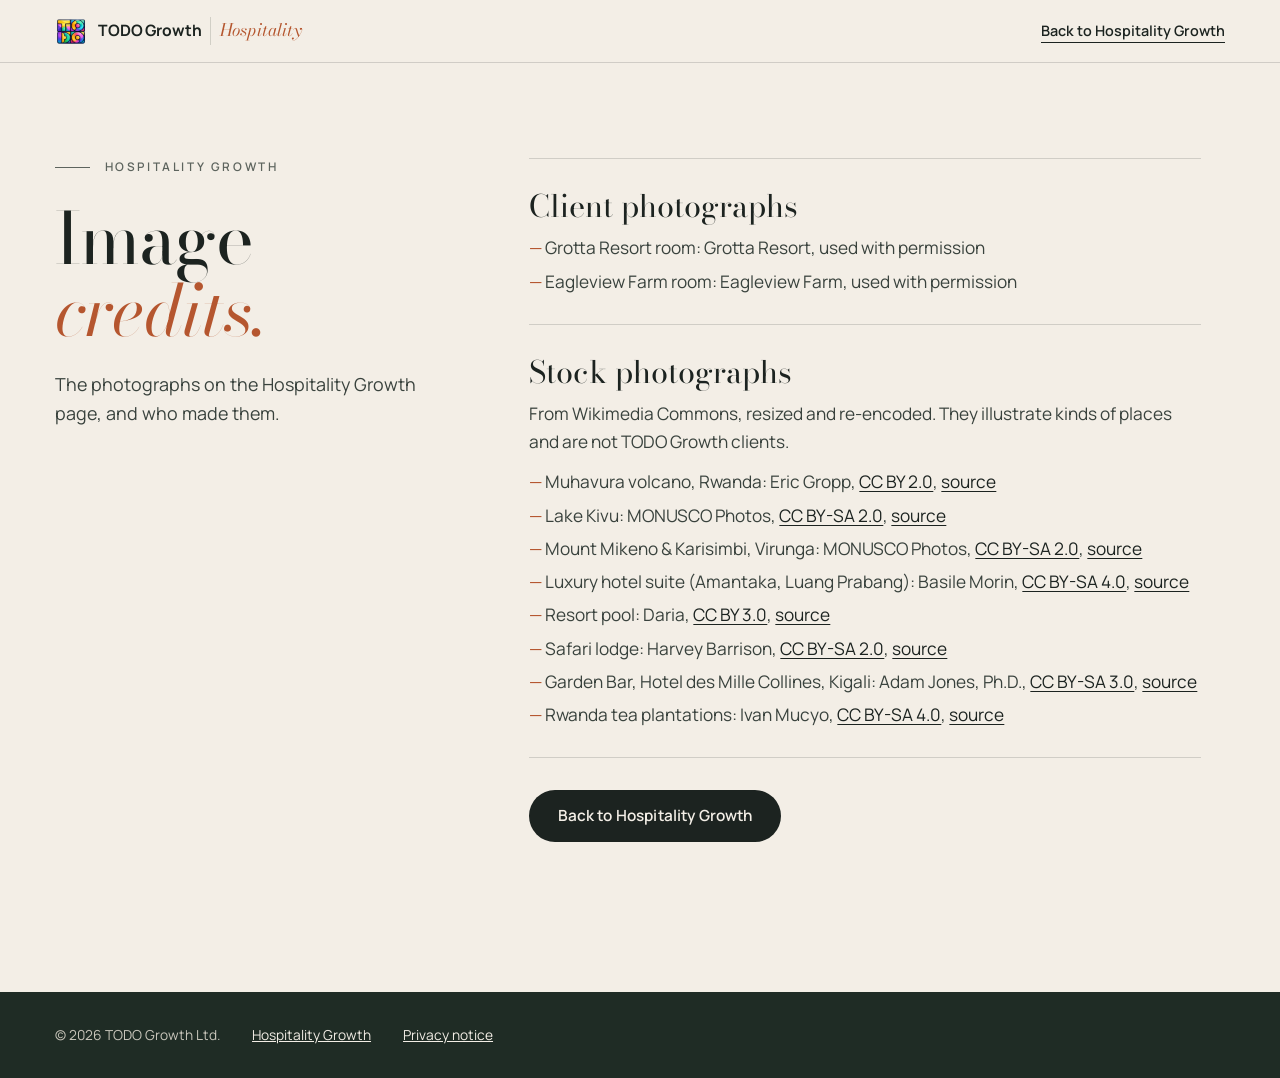
<file: credits.html>
<!doctype html>
<html lang="en" class="no-js">
<head>
  <meta charset="utf-8">
  <meta name="viewport" content="width=device-width, initial-scale=1, viewport-fit=cover">
  <title>Image credits | Hospitality Growth | TODO Growth</title>
  <meta name="description" content="Credits and licences for the photographs used on the Hospitality Growth page.">
  <meta name="robots" content="noindex, follow">
  <link rel="canonical" href="https://hospitality.todo.rw/credits.html">
  <meta name="theme-color" content="#F3EEE6">
  <link rel="icon" type="image/png" href="assets/img/brand/favicon.png">
  <link rel="apple-touch-icon" href="assets/img/brand/apple-touch-icon.png">
  <link rel="preconnect" href="https://fonts.googleapis.com">
  <link rel="preconnect" href="https://fonts.gstatic.com" crossorigin>
  <link rel="stylesheet" href="https://fonts.googleapis.com/css2?family=Bodoni+Moda:ital,opsz,wght@0,6..96,400..600;1,6..96,400..500&family=Manrope:wght@400;500;600;700&display=swap">
  <link rel="stylesheet" href="assets/css/site.css">
  <script>document.documentElement.className = "js";</script>
</head>
<body class="legal-page">
  <a class="skip" href="#main">Skip to content</a>

  <header class="nav is-settled is-ready legal-nav">
    <div class="nav__bar">
      <a class="nav__brand" href="./" aria-label="Hospitality Growth, back to the page">
        <img src="assets/img/brand/todo-logo-192.webp" width="32" height="32" alt="">
        <span class="nav__words"><span class="nav__name">TODO Growth</span><span class="nav__svc">Hospitality</span></span>
      </a>
      <a class="link legal-nav__back" href="./">Back to Hospitality Growth</a>
    </div>
  </header>

  <main id="main" class="legal">
    <div class="wrap legal__grid">
      <header class="legal__head">
        <p class="kicker">Hospitality Growth</p>
        <h1 class="h2">Image <em>credits.</em></h1>
        <p class="legal__lede">The photographs on the Hospitality Growth page, and who made them.</p>
      </header>

      <div class="legal__body">
        <section aria-labelledby="c-clients">
          <h2 id="c-clients">Client photographs</h2>
          <ul>
            <li>Grotta Resort room: Grotta Resort, used with permission</li>
            <li>Eagleview Farm room: Eagleview Farm, used with permission</li>
          </ul>
        </section>

        <section aria-labelledby="c-stock">
          <h2 id="c-stock">Stock photographs</h2>
          <p>From Wikimedia Commons, resized and re-encoded. They illustrate kinds of places and are not TODO Growth clients.</p>
          <ul>
            <li>Muhavura volcano, Rwanda: Eric Gropp, <a href="https://creativecommons.org/licenses/by/2.0" rel="license noopener" target="_blank">CC BY 2.0</a>, <a href="https://commons.wikimedia.org/wiki/File:Muhavura_Volcano_in_Rwanda.jpg" target="_blank" rel="noopener">source</a></li>
            <li>Lake Kivu: MONUSCO Photos, <a href="https://creativecommons.org/licenses/by-sa/2.0" rel="license noopener" target="_blank">CC BY-SA 2.0</a>, <a href="https://commons.wikimedia.org/wiki/File:Lake_Kivu_(20875703429).jpg" target="_blank" rel="noopener">source</a></li>
            <li>Mount Mikeno &amp; Karisimbi, Virunga: MONUSCO Photos, <a href="https://creativecommons.org/licenses/by-sa/2.0" rel="license noopener" target="_blank">CC BY-SA 2.0</a>, <a href="https://commons.wikimedia.org/wiki/File:Mount_Mikeno_(DR_Congo)_and_Mount_Karisimbi_(Rwanda),_two_extinct_volcanoes_in_the_Virunga_mountain_range._(19556231290).jpg" target="_blank" rel="noopener">source</a></li>
            <li>Luxury hotel suite (Amantaka, Luang Prabang): Basile Morin, <a href="https://creativecommons.org/licenses/by-sa/4.0" rel="license noopener" target="_blank">CC BY-SA 4.0</a>, <a href="https://commons.wikimedia.org/wiki/File:Canopy_bed_of_Khan_Pool_Suite_in_Amantaka_luxury_Resort_%26_Hotel_in_Luang_Prabang_Laos.jpg" target="_blank" rel="noopener">source</a></li>
            <li>Resort pool: Daria, <a href="https://creativecommons.org/licenses/by/3.0" rel="license noopener" target="_blank">CC BY 3.0</a>, <a href="https://commons.wikimedia.org/wiki/File:Constance_Ephelia_Resort,_pool_-_panoramio_2.jpg" target="_blank" rel="noopener">source</a></li>
            <li>Safari lodge: Harvey Barrison, <a href="https://creativecommons.org/licenses/by-sa/2.0" rel="license noopener" target="_blank">CC BY-SA 2.0</a>, <a href="https://commons.wikimedia.org/wiki/File:Tarangire_2012_05_28_1837_(7468547974).jpg" target="_blank" rel="noopener">source</a></li>
            <li>Garden Bar, Hotel des Mille Collines, Kigali: Adam Jones, Ph.D., <a href="https://creativecommons.org/licenses/by-sa/3.0" rel="license noopener" target="_blank">CC BY-SA 3.0</a>, <a href="https://commons.wikimedia.org/wiki/File:Garden_Bar_of_Hotel_des_Mille_Collines_-_a.k.a._Hotel_Rwanda_-_Kigali_-_Rwanda.jpg" target="_blank" rel="noopener">source</a></li>
            <li>Rwanda tea plantations: Ivan Mucyo, <a href="https://creativecommons.org/licenses/by-sa/4.0" rel="license noopener" target="_blank">CC BY-SA 4.0</a>, <a href="https://commons.wikimedia.org/wiki/File:Rwanda_Tea_Plantations.jpg" target="_blank" rel="noopener">source</a></li>
          </ul>
        </section>

        <p class="legal__back"><a class="btn btn--ink" href="./">Back to Hospitality Growth</a></p>
      </div>
    </div>
  </main>

  <footer class="legal-foot">
    <div class="wrap legal-foot__inner">
      <p>© <span data-year>2026</span> TODO Growth Ltd.</p>
      <a href="./">Hospitality Growth</a>
      <a href="privacy.html">Privacy notice</a>
    </div>
  </footer>
  <script>document.querySelectorAll("[data-year]").forEach(function (s) { s.textContent = new Date().getFullYear(); });</script>
</body>
</html>
</file>
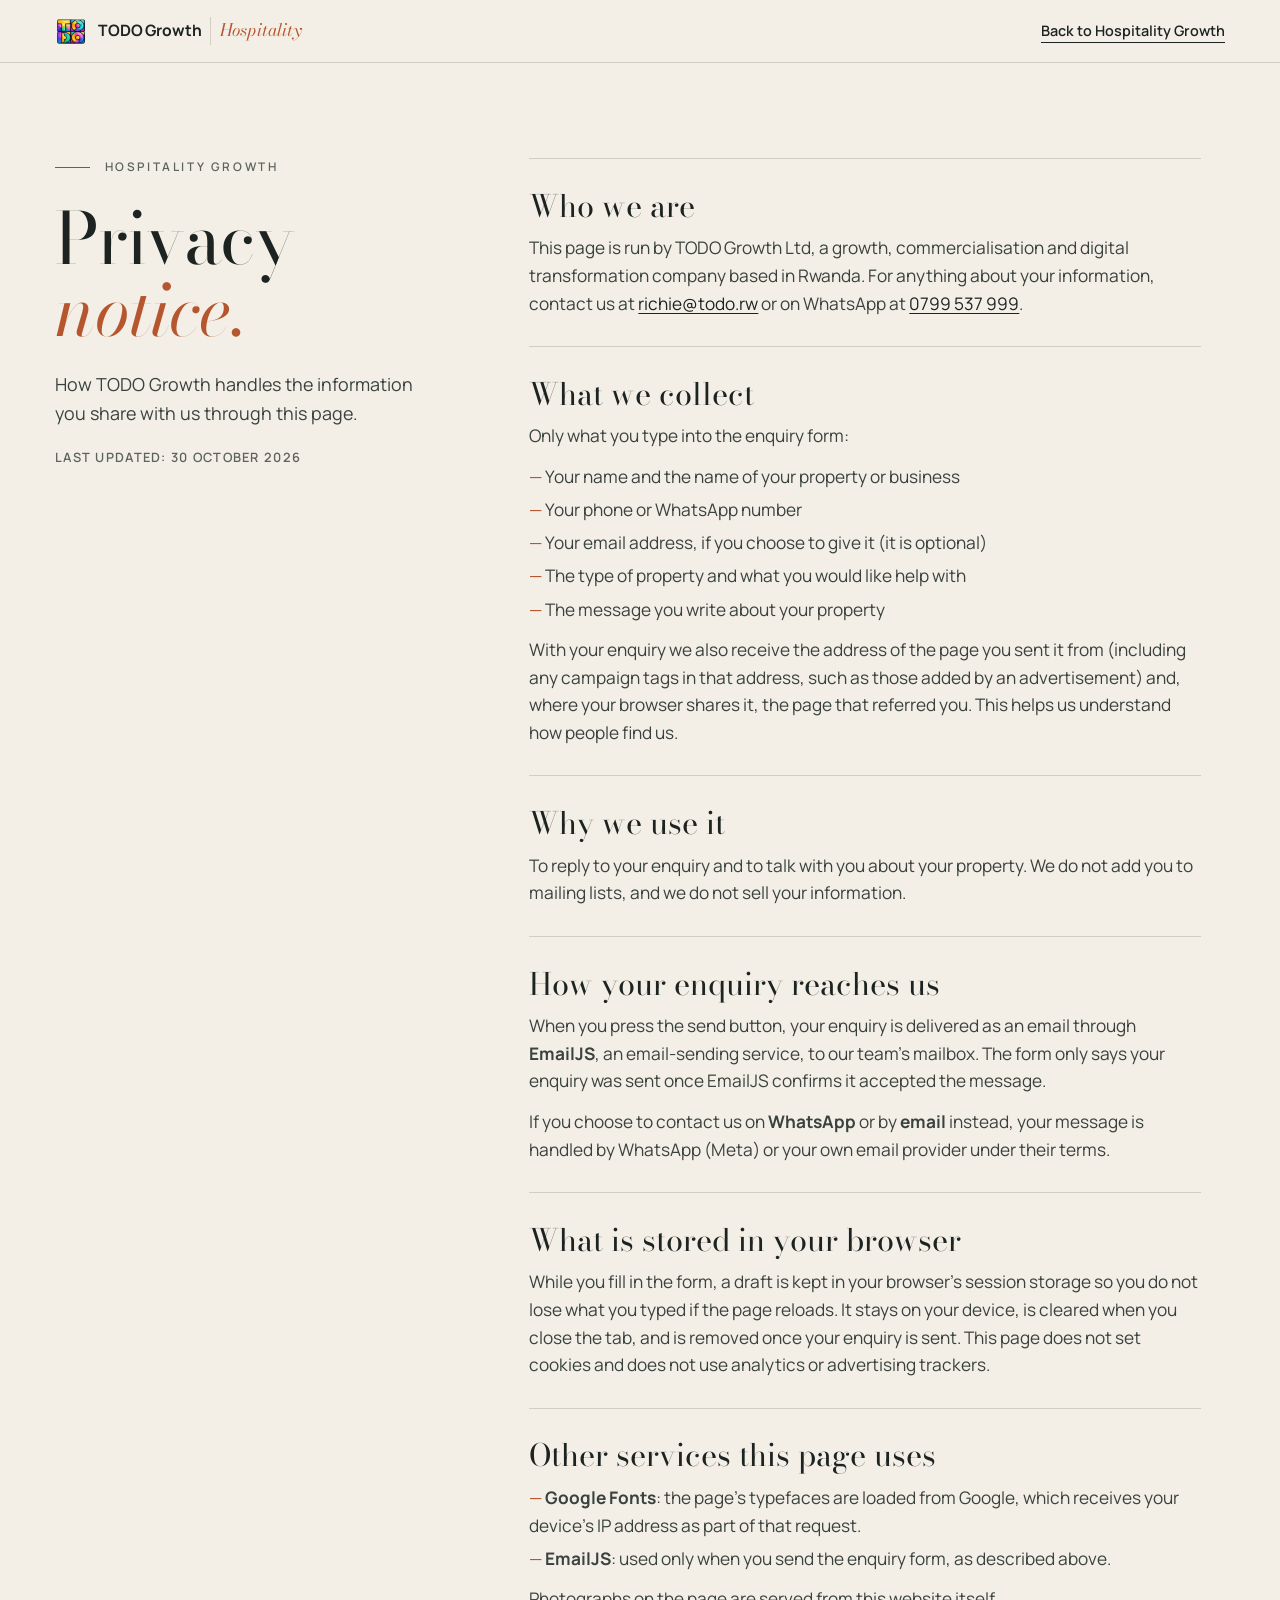
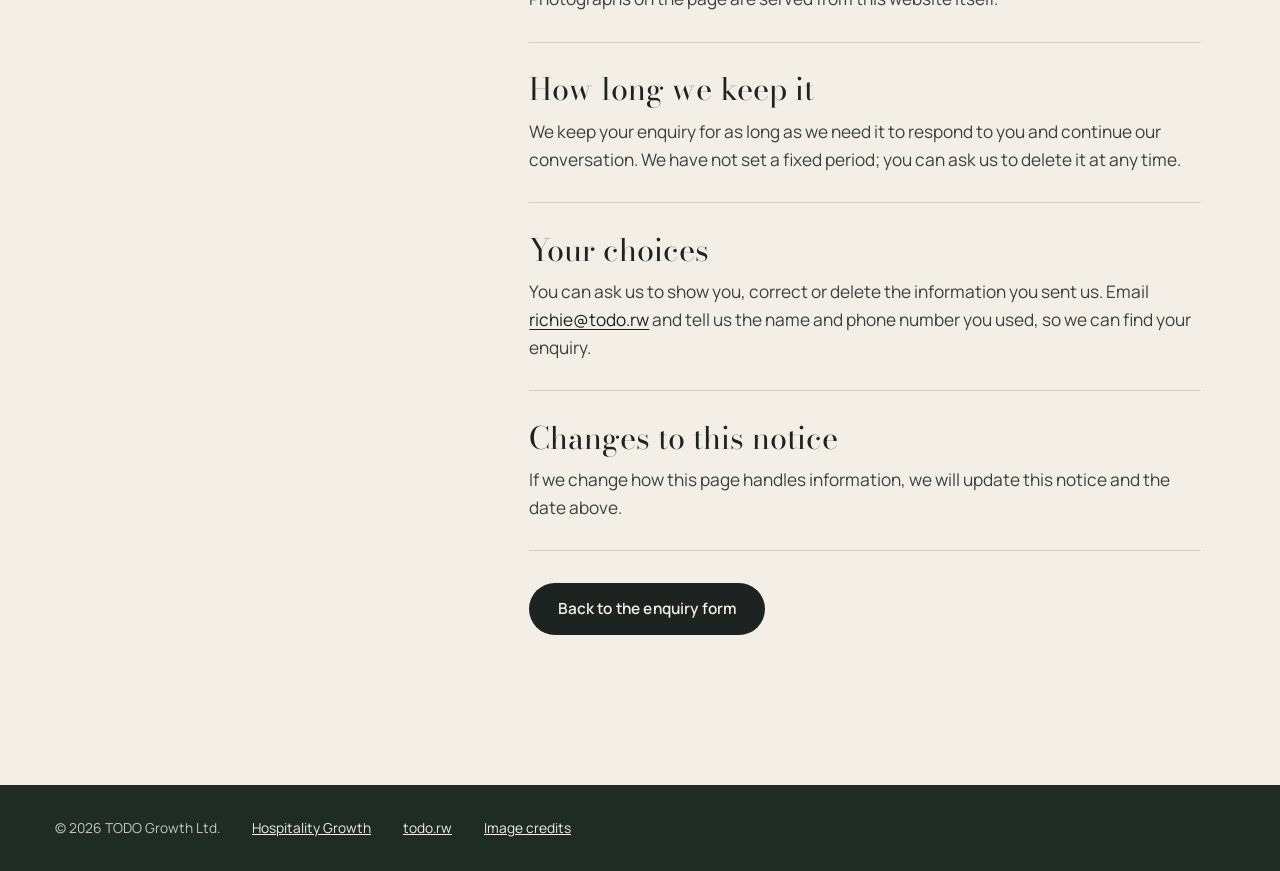
<file: privacy.html>
<!doctype html>
<html lang="en" class="no-js">
<head>
  <meta charset="utf-8">
  <meta name="viewport" content="width=device-width, initial-scale=1, viewport-fit=cover">
  <title>Privacy notice | Hospitality Growth | TODO Growth</title>
  <meta name="description" content="How TODO Growth handles the information you share through the Hospitality Growth enquiry form.">
  <link rel="canonical" href="https://hospitality.todo.rw/privacy.html">
  <meta name="theme-color" content="#F3EEE6">
  <link rel="icon" type="image/png" href="assets/img/brand/favicon.png">
  <link rel="apple-touch-icon" href="assets/img/brand/apple-touch-icon.png">
  <link rel="preconnect" href="https://fonts.googleapis.com">
  <link rel="preconnect" href="https://fonts.gstatic.com" crossorigin>
  <link rel="stylesheet" href="https://fonts.googleapis.com/css2?family=Bodoni+Moda:ital,opsz,wght@0,6..96,400..600;1,6..96,400..500&family=Manrope:wght@400;500;600;700&display=swap">
  <link rel="stylesheet" href="assets/css/site.css">
  <script>document.documentElement.className = "js";</script>
</head>
<body class="legal-page">
  <a class="skip" href="#main">Skip to content</a>

  <header class="nav is-settled is-ready legal-nav">
    <div class="nav__bar">
      <a class="nav__brand" href="./" aria-label="Hospitality Growth, back to the page">
        <img src="assets/img/brand/todo-logo-192.webp" width="32" height="32" alt="">
        <span class="nav__words"><span class="nav__name">TODO Growth</span><span class="nav__svc">Hospitality</span></span>
      </a>
      <a class="link legal-nav__back" href="./">Back to Hospitality Growth</a>
    </div>
  </header>

  <main id="main" class="legal">
    <div class="wrap legal__grid">
      <header class="legal__head">
        <p class="kicker">Hospitality Growth</p>
        <h1 class="h2">Privacy <em>notice.</em></h1>
        <p class="legal__lede">How TODO Growth handles the information you share with us through this page.</p>
        <p class="legal__date">Last updated: 30 October 2026</p>
      </header>

      <div class="legal__body">
        <section aria-labelledby="p-who">
          <h2 id="p-who">Who we are</h2>
          <p>This page is run by TODO Growth Ltd, a growth, commercialisation and digital transformation company based in Rwanda. For anything about your information, contact us at <a href="mailto:richie@todo.rw">richie@todo.rw</a> or on WhatsApp at <a href="https://wa.me/250799537999">0799 537 999</a>.</p>
        </section>

        <section aria-labelledby="p-what">
          <h2 id="p-what">What we collect</h2>
          <p>Only what you type into the enquiry form:</p>
          <ul>
            <li>Your name and the name of your property or business</li>
            <li>Your phone or WhatsApp number</li>
            <li>Your email address, if you choose to give it (it is optional)</li>
            <li>The type of property and what you would like help with</li>
            <li>The message you write about your property</li>
          </ul>
          <p>With your enquiry we also receive the address of the page you sent it from (including any campaign tags in that address, such as those added by an advertisement) and, where your browser shares it, the page that referred you. This helps us understand how people find us.</p>
        </section>

        <section aria-labelledby="p-why">
          <h2 id="p-why">Why we use it</h2>
          <p>To reply to your enquiry and to talk with you about your property. We do not add you to mailing lists, and we do not sell your information.</p>
        </section>

        <section aria-labelledby="p-how">
          <h2 id="p-how">How your enquiry reaches us</h2>
          <p>When you press the send button, your enquiry is delivered as an email through <strong>EmailJS</strong>, an email-sending service, to our team's mailbox. The form only says your enquiry was sent once EmailJS confirms it accepted the message.</p>
          <p>If you choose to contact us on <strong>WhatsApp</strong> or by <strong>email</strong> instead, your message is handled by WhatsApp (Meta) or your own email provider under their terms.</p>
        </section>

        <section aria-labelledby="p-browser">
          <h2 id="p-browser">What is stored in your browser</h2>
          <p>While you fill in the form, a draft is kept in your browser's session storage so you do not lose what you typed if the page reloads. It stays on your device, is cleared when you close the tab, and is removed once your enquiry is sent. This page does not set cookies and does not use analytics or advertising trackers.</p>
        </section>

        <section aria-labelledby="p-third">
          <h2 id="p-third">Other services this page uses</h2>
          <ul>
            <li><strong>Google Fonts</strong>: the page's typefaces are loaded from Google, which receives your device's IP address as part of that request.</li>
            <li><strong>EmailJS</strong>: used only when you send the enquiry form, as described above.</li>
          </ul>
          <p>Photographs on the page are served from this website itself.</p>
        </section>

        <section aria-labelledby="p-keep">
          <h2 id="p-keep">How long we keep it</h2>
          <p>We keep your enquiry for as long as we need it to respond to you and continue our conversation. We have not set a fixed period; you can ask us to delete it at any time.</p>
        </section>

        <section aria-labelledby="p-rights">
          <h2 id="p-rights">Your choices</h2>
          <p>You can ask us to show you, correct or delete the information you sent us. Email <a href="mailto:richie@todo.rw">richie@todo.rw</a> and tell us the name and phone number you used, so we can find your enquiry.</p>
        </section>

        <section aria-labelledby="p-changes">
          <h2 id="p-changes">Changes to this notice</h2>
          <p>If we change how this page handles information, we will update this notice and the date above.</p>
        </section>

        <p class="legal__back"><a class="btn btn--ink" href="./#enquire">Back to the enquiry form</a></p>
      </div>
    </div>
  </main>

  <footer class="legal-foot">
    <div class="wrap legal-foot__inner">
      <p>© <span data-year>2026</span> TODO Growth Ltd.</p>
      <a href="./">Hospitality Growth</a>
      <a href="https://todo.rw/">todo.rw</a>
      <a href="credits.html">Image credits</a>
    </div>
  </footer>
  <script>document.querySelectorAll("[data-year]").forEach(function (s) { s.textContent = new Date().getFullYear(); });</script>
</body>
</html>
</file>
<file: assets/css/site.css>
/* ════════════════════════════════════════════════════════════════════════
   TODO Growth · Hospitality Growth
   Design system: "THE VIEW"

   A contemporary hospitality editorial. Limestone and sand, deep forest
   ink, one terracotta accent. Bodoni Moda for the voice, Manrope for the
   service. One recurring form: the arch, the frame through which a guest
   first sees a place. No cards, no glows, no glass.

   Motion is slow and sparing: headline lines rise from a mask, the view
   drifts with the pointer, line drawings draw themselves, the guest flow
   runs only while visible. Reduced motion shows final states.
   ════════════════════════════════════════════════════════════════════════ */

:root {
  --stone: #f3eee6;
  --stone-2: #ebe4d8;
  --sand: #e3d9c9;
  --ink: #1c2320;
  --ink-2: #39423d;
  --muted: #5d645e;
  --rule: rgba(28, 35, 32, 0.16);
  --forest: #1f2c25;
  --forest-2: #263730;
  --on-dark: #f3eee6;
  --on-dark-2: #c9c6bb;
  --rule-dark: rgba(243, 238, 230, 0.16);
  --clay: #b5562f;
  --clay-light: #e2b48f;
  --danger: #a1261b;
  --ok: #1f6b4f;

  --serif: "Bodoni Moda", "Didot", "Bodoni 72", Georgia, serif;
  --sans: "Manrope", ui-sans-serif, system-ui, -apple-system, "Segoe UI", sans-serif;

  --wrap: 86rem;
  --gutter: clamp(1.25rem, 0.4rem + 3.8vw, 4.5rem);
  --sec: clamp(5.5rem, 3rem + 8vw, 11rem);
  --top-h: 76px;
  --ease: cubic-bezier(0.22, 0.75, 0.15, 1);
  --arch: 50% 50% 0 0 / 35.7% 35.7% 0 0; /* a true semicircle on a 400×560 frame */
}

/* ── Base ─────────────────────────────────────────────────────────────── */
*, *::before, *::after { box-sizing: border-box; }
html { -webkit-text-size-adjust: 100%; scroll-behavior: smooth; scroll-padding-top: 4.5rem; background: var(--stone); }
body { margin: 0; font-family: var(--sans); font-size: clamp(1rem, 0.96rem + 0.2vw, 1.08rem); line-height: 1.6; color: var(--ink); background: var(--stone); overflow-x: clip; -webkit-font-smoothing: antialiased; }
img, svg, canvas { display: block; max-width: 100%; }
a { color: inherit; }
h1, h2, h3, p, ol, ul, figure { margin: 0; }
ol, ul { padding: 0; list-style: none; }
[hidden] { display: none !important; }
::selection { background: var(--ink); color: var(--stone); }
:focus-visible { outline: 2px solid var(--clay); outline-offset: 4px; border-radius: 2px; }
.skip { position: absolute; left: 1rem; top: -4rem; z-index: 100; padding: 0.7rem 1rem; background: var(--ink); color: var(--stone); }
.skip:focus { top: 1rem; }
.wrap { width: 100%; max-width: var(--wrap); margin-inline: auto; padding-inline: var(--gutter); }

/* ── Type ─────────────────────────────────────────────────────────────── */
.kicker { display: block; font-size: 0.74rem; font-weight: 600; letter-spacing: 0.22em; text-transform: uppercase; color: var(--muted); margin-bottom: 1.6rem; }
.kicker::before { content: ""; display: inline-block; vertical-align: middle; width: 2.2rem; height: 1px; margin-right: 0.9rem; background: currentColor; }
.kicker span { margin: 0 0.25em; }
.kicker--light { color: var(--on-dark-2); }
.h2 { font-family: var(--serif); font-weight: 400; font-size: clamp(2.4rem, 1.1rem + 4.2vw, 5.4rem); line-height: 1.02; letter-spacing: -0.015em; text-wrap: balance; max-width: 16ch; font-variation-settings: "opsz" 96; }
.h2 em { font-style: italic; color: var(--clay); }
.h2--light { color: var(--on-dark); }
.h2--light em { color: var(--clay-light); }

/* ── Buttons & links ──────────────────────────────────────────────────── */
.btn { --bh: 3.2rem; display: inline-flex; align-items: center; justify-content: center; gap: 0.6rem; min-height: var(--bh); padding: 0 1.7rem; font: 600 0.96rem/1.15 var(--sans); letter-spacing: 0.01em; text-decoration: none; text-align: center; border-radius: 999px; border: 1px solid transparent; cursor: pointer; transition: background-color 0.35s var(--ease), color 0.35s var(--ease), transform 0.35s var(--ease); }
.btn--ink { background: var(--ink); color: var(--stone); }
.btn--ink:hover { background: var(--clay); }
.btn--stone { background: var(--stone); color: var(--ink); }
.btn--stone:hover { background: var(--clay-light); }
.btn--sm { --bh: 2.5rem; padding: 0 1.15rem; font-size: 0.86rem; }
.btn--lg { --bh: 3.6rem; padding: 0 2rem; font-size: 1rem; }
.btn--block { width: 100%; }
.btn[disabled] { opacity: 0.7; cursor: progress; }
.link { position: relative; display: inline-flex; align-items: center; min-height: 44px; font-weight: 600; font-size: 0.95rem; text-decoration: none; color: inherit; }
.link::after { content: ""; position: absolute; left: 0; right: 0; bottom: 10px; height: 1px; background: currentColor; transform-origin: right; transition: transform 0.5s var(--ease); }
.link:hover::after { transform: scaleX(0.35); }

/* ── Navigation ───────────────────────────────────────────────────────── */
.nav { position: fixed; inset: 0 0 auto; z-index: 70; transition: background-color 0.5s var(--ease), box-shadow 0.5s var(--ease), transform 0.8s var(--ease); }
.js .nav:not(.is-ready) { transform: translateY(-100%); }
.nav.is-settled { background: rgba(243, 238, 230, 0.94); box-shadow: 0 1px 0 var(--rule); backdrop-filter: saturate(1.1) blur(6px); -webkit-backdrop-filter: saturate(1.1) blur(6px); }
.nav__bar { height: var(--top-h); max-width: var(--wrap); margin-inline: auto; padding-inline: var(--gutter); display: flex; align-items: center; gap: clamp(1rem, 2.4vw, 2.6rem); transition: height 0.5s var(--ease); }
.nav.is-settled .nav__bar { height: 62px; }
.nav__brand { display: flex; align-items: center; gap: 0.7rem; text-decoration: none; margin-right: auto; }
.nav__brand img { border-radius: 7px; }
.nav__words { display: flex; align-items: baseline; gap: 0.55rem; }
.nav__name { font-weight: 700; font-size: 0.98rem; letter-spacing: -0.01em; }
.nav__svc { font-family: var(--serif); font-style: italic; font-size: 1.08rem; color: var(--clay); padding-left: 0.55rem; border-left: 1px solid var(--rule); }
.nav__links { display: flex; gap: clamp(1.1rem, 2vw, 2.1rem); }
.nav__links a { position: relative; display: inline-flex; align-items: baseline; gap: 0.35rem; min-height: 44px; align-items: center; font-size: 0.86rem; font-weight: 500; color: var(--ink-2); text-decoration: none; white-space: nowrap; transition: color 0.3s; }
.nav__links b { font-size: 0.68rem; font-weight: 600; color: var(--clay); font-variant-numeric: tabular-nums; }
.nav__links a::after { content: ""; position: absolute; left: 0; right: 0; bottom: 9px; height: 1px; background: var(--ink); transform: scaleX(0); transform-origin: left; transition: transform 0.5s var(--ease); }
.nav__links a:hover, .nav__links a[aria-current] { color: var(--ink); }
.nav__links a:hover::after, .nav__links a[aria-current]::after { transform: scaleX(1); }
.nav__menu { display: none; align-items: center; gap: 0.6rem; min-height: 44px; padding: 0 0.3rem 0 0.9rem; font: 600 0.86rem var(--sans); letter-spacing: 0.04em; color: var(--ink); background: none; border: 0; cursor: pointer; }
.nav__menu-icon { display: grid; gap: 6px; width: 22px; }
.nav__menu-icon i { height: 1.5px; background: var(--ink); }
.nav__menu-icon i:last-child { width: 70%; justify-self: end; }
.nav__progress { position: absolute; left: 0; right: 0; bottom: 0; height: 2px; background: var(--clay); transform-origin: left; transform: scaleX(0); opacity: 0; transition: opacity 0.4s; }
.nav.is-settled .nav__progress { opacity: 1; }

.menu { position: fixed; inset: 0; z-index: 90; background: var(--stone); transform: translateY(-100%); transition: transform 0.55s var(--ease); overflow: auto; }
.menu.is-open { transform: none; }
.menu__inner { min-height: 100%; padding: 1.2rem var(--gutter) calc(2rem + env(safe-area-inset-bottom)); display: flex; flex-direction: column; }
.menu__top { display: flex; justify-content: space-between; align-items: center; min-height: 3rem; padding-bottom: 1rem; border-bottom: 1px solid var(--rule); }
.menu__label { font-family: var(--serif); font-style: italic; font-size: 1.2rem; color: var(--clay); }
.menu__close { min-height: 44px; padding: 0 0.3rem; font: 600 0.86rem var(--sans); color: var(--ink); background: none; border: 0; cursor: pointer; }
.menu__links { margin: 1.5rem 0 2rem; flex: 1; }
.menu__links a { display: flex; align-items: baseline; gap: 1rem; padding: 0.7rem 0; font-family: var(--serif); font-size: clamp(1.9rem, 1.2rem + 3vw, 2.8rem); line-height: 1.1; text-decoration: none; border-bottom: 1px solid var(--rule); }
.menu__links b { font-family: var(--sans); font-size: 0.75rem; font-weight: 600; color: var(--clay); }
.menu.is-open .menu__links li { animation: rise 0.6s var(--ease) both; }
.menu.is-open .menu__links li:nth-child(2) { animation-delay: 0.05s; } .menu.is-open .menu__links li:nth-child(3) { animation-delay: 0.1s; }
.menu.is-open .menu__links li:nth-child(4) { animation-delay: 0.15s; } .menu.is-open .menu__links li:nth-child(5) { animation-delay: 0.2s; } .menu.is-open .menu__links li:nth-child(6) { animation-delay: 0.25s; }
html.menu-open { overflow: hidden; }

/* ── 01 · Missed arrivals: the leaky journey ──────────────────────────── */
.leak { background: var(--forest); color: var(--on-dark); padding-block: var(--sec); }
.leak__head { display: grid; grid-template-columns: minmax(0, 7fr) minmax(0, 4fr); gap: 1rem 4rem; align-items: end; }
.leak__head .kicker { grid-column: 1 / -1; margin-bottom: 0.4rem; }
.leak__lede { color: var(--on-dark-2); font-size: 1.12rem; max-width: 26rem; }
.leak__stage { margin-top: clamp(3rem, 6vw, 5rem); }
.leak__canvas { width: 100%; height: clamp(240px, 26vw, 400px); }
.leak__gates { display: grid; grid-template-columns: repeat(5, minmax(0, 1fr)); width: 75%; margin-left: 8.5%; margin-top: 0.6rem; counter-reset: gate; }
.leak__gates li { display: grid; gap: 0.2rem; text-align: center; padding: 0 0.4rem; counter-increment: gate; }
.leak__gates b { font-family: var(--serif); font-weight: 400; font-style: italic; font-size: 1.12rem; color: var(--on-dark); }
.leak__gates span { font-size: 0.82rem; color: var(--on-dark-2); line-height: 1.4; transition: opacity 0.6s; }
.leak.is-connected .leak__gates span { opacity: 0.35; text-decoration: line-through; text-decoration-color: var(--clay-light); }
.leak__cap { margin-top: 1.4rem; font-size: 0.7rem; font-weight: 600; letter-spacing: 0.18em; text-transform: uppercase; color: rgba(201, 198, 187, 0.65); }
.leak__switch { display: flex; flex-wrap: wrap; align-items: center; gap: 1rem 2.5rem; margin-top: clamp(2.5rem, 5vw, 3.5rem); padding-top: 2rem; border-top: 1px solid var(--rule-dark); }
.toggle { display: inline-flex; align-items: center; gap: 0.9rem; min-height: 48px; padding: 0 1.2rem 0 0.6rem; font: 600 0.95rem var(--sans); color: var(--on-dark); background: none; border: 1px solid var(--rule-dark); border-radius: 999px; cursor: pointer; transition: border-color 0.3s; }
.toggle:hover { border-color: var(--on-dark-2); }
.toggle__track { position: relative; width: 44px; height: 24px; border-radius: 999px; background: rgba(243, 238, 230, 0.18); transition: background 0.4s var(--ease); }
.toggle__knob { position: absolute; left: 3px; top: 3px; width: 18px; height: 18px; border-radius: 50%; background: var(--on-dark); transition: transform 0.45s var(--ease); }
.toggle[aria-pressed="true"] .toggle__track { background: var(--clay); }
.toggle[aria-pressed="true"] .toggle__knob { transform: translateX(20px); }
.leak__after { font-family: var(--serif); font-size: clamp(1.4rem, 1.1rem + 1vw, 2rem); line-height: 1.2; color: var(--on-dark-2); opacity: 0.35; transition: opacity 0.6s var(--ease), color 0.6s; }
.leak__after em { color: var(--clay-light); }
.leak.is-connected .leak__after { opacity: 1; color: var(--on-dark); }

/* ── 02 · The guest journey ───────────────────────────────────────────── */
.journey { padding-block: var(--sec); }
.journey__grid { display: grid; grid-template-columns: minmax(0, 5fr) minmax(0, 7fr); gap: clamp(2rem, 6vw, 7rem); align-items: start; }
.rail { position: sticky; top: calc(62px + 3rem); }
.rail__list { margin-top: clamp(2rem, 5vh, 3rem); border-top: 1px solid var(--rule); }
.rail__list a { display: flex; align-items: center; gap: 1rem; min-height: 46px; font-size: 0.95rem; font-weight: 500; color: var(--muted); text-decoration: none; border-bottom: 1px solid var(--rule); transition: color 0.3s, padding 0.4s var(--ease); }
.rail__list b { width: 1.6rem; font-size: 0.72rem; font-weight: 600; color: var(--clay); font-variant-numeric: tabular-nums; }
.rail__list a.is-stamped { color: var(--ink); }
.rail__list a[aria-current] { padding-left: 0.6rem; font-weight: 700; }
.rail__list a[aria-current]::after { content: ""; margin-left: auto; width: 7px; height: 7px; border-radius: 50%; background: var(--clay); }
.stages { padding-top: clamp(1rem, 10vh, 6rem); }
.stage { min-height: 56vh; display: flex; flex-direction: column; justify-content: center; padding-block: 2rem; transition: opacity 0.6s var(--ease); }
.js .stage:not(.is-active) { opacity: 0.28; }
.stage__n { font-size: 0.74rem; font-weight: 600; letter-spacing: 0.2em; text-transform: uppercase; color: var(--clay); margin-bottom: 1rem; }
.stage__h { font-family: var(--serif); font-weight: 400; font-size: clamp(2.2rem, 1.2rem + 3.2vw, 4.4rem); line-height: 1.02; letter-spacing: -0.015em; max-width: 14ch; text-wrap: balance; }
.stage__h em { font-style: italic; color: var(--clay); }
.stage__p { margin-top: 1.2rem; font-size: clamp(1.05rem, 1rem + 0.3vw, 1.22rem); color: var(--ink-2); max-width: 30rem; }

/* ── 03 · What we do: the index ───────────────────────────────────────── */
.services { background: var(--sand); padding-block: var(--sec); }
.services__head { display: grid; grid-template-columns: minmax(0, 7fr) minmax(0, 4fr); gap: 1rem 4rem; align-items: end; margin-bottom: clamp(3rem, 6vw, 5rem); }
.services__head .kicker { grid-column: 1 / -1; margin-bottom: 0.4rem; }
.services__lede { color: var(--ink-2); font-size: 1.12rem; max-width: 24rem; }
.services__grid { display: grid; grid-template-columns: minmax(0, 7fr) minmax(0, 4fr); gap: clamp(2rem, 6vw, 7rem); align-items: start; }
.index__group { display: flex; align-items: center; gap: 1rem; margin: 2.6rem 0 0.4rem; font-size: 0.72rem; font-weight: 700; letter-spacing: 0.24em; text-transform: uppercase; color: var(--clay); }
.index__group:first-child { margin-top: 0; }
.index__group::after { content: ""; flex: 1; height: 1px; background: var(--rule); }
.svc { border-bottom: 1px solid var(--rule); }
.svc h3 { font: inherit; }
.svc__head { width: 100%; display: grid; grid-template-columns: 2.6rem minmax(0, 1fr) auto; align-items: baseline; gap: 1rem; padding: 1.15rem 0; text-align: left; color: var(--ink); background: none; border: 0; cursor: pointer; font: inherit; }
.svc__head b { font-size: 0.75rem; font-weight: 600; color: var(--muted); font-variant-numeric: tabular-nums; }
.svc__name { font-family: var(--serif); font-size: clamp(1.6rem, 1.1rem + 1.6vw, 2.6rem); line-height: 1.08; letter-spacing: -0.01em; transition: transform 0.5s var(--ease), color 0.3s; }
.svc__stages { font-size: 0.74rem; font-weight: 600; letter-spacing: 0.08em; text-transform: uppercase; color: var(--muted); white-space: nowrap; }
.svc__head:hover .svc__name { transform: translateX(8px); }
.svc.is-open .svc__name { font-style: italic; color: var(--clay); }
.svc__body { padding: 0 0 1.6rem 3.6rem; max-width: 36rem; }
.svc__body p { color: var(--ink-2); }
.svc__value { margin-top: 0.6rem; font-family: var(--serif); font-style: italic; font-size: 1.2rem; color: var(--ink) !important; }
.svc.is-open .svc__body { animation: rise 0.6s var(--ease) both; }
.art { position: sticky; top: calc(62px + 3rem); }
.art__arch { width: 100%; aspect-ratio: 400 / 560; border-radius: var(--arch); background: var(--stone); display: grid; place-items: center; box-shadow: inset 0 0 0 1px var(--rule); }
.art__svg { width: 76%; }
.art__lines { fill: none; stroke: var(--ink); stroke-width: 1.6; stroke-linecap: round; stroke-linejoin: round; }
.art__lines > * { stroke-dasharray: 1; stroke-dashoffset: 1; animation: draw 1.1s var(--ease) forwards; animation-delay: calc(var(--i) * 70ms); }
.art__lines > :first-child { stroke: var(--clay); }
.art__cap { margin-top: 1.2rem; text-align: center; font-family: var(--serif); font-style: italic; font-size: 1.2rem; color: var(--ink-2); }
@keyframes draw { to { stroke-dashoffset: 0; } }
.services__fine { margin-top: clamp(3rem, 5vw, 4rem); padding-top: 1.6rem; border-top: 1px solid var(--rule); color: var(--ink-2); }
.services__fine strong { color: var(--ink); }

/* ── 04 · Work ────────────────────────────────────────────────────────── */
.work { padding-block: var(--sec); }
.work__grid { display: grid; grid-template-columns: minmax(0, 5fr) minmax(0, 7fr); gap: clamp(2rem, 6vw, 7rem); align-items: center; }
.work__lede { margin: 1.6rem 0 0.6rem; color: var(--ink-2); font-size: 1.1rem; max-width: 26rem; }
.stories { display: grid; gap: clamp(2rem, 4vw, 3rem); }
.story--reserved { display: grid; grid-template-columns: minmax(0, 5fr) minmax(0, 4fr); gap: 2rem; align-items: end; }
.story__arch { aspect-ratio: 400 / 560; border-radius: var(--arch); overflow: hidden; display: grid; place-items: center; background: var(--stone-2); box-shadow: inset 0 0 0 1px var(--rule); }
.story--reserved .story__arch { background: repeating-linear-gradient(135deg, transparent 0 14px, rgba(28, 35, 32, 0.05) 14px 15px), var(--stone-2); }
.story__arch span { font-family: var(--serif); font-style: italic; font-size: clamp(1.6rem, 1.2rem + 1.4vw, 2.4rem); color: var(--muted); }
.story__arch img { width: 100%; height: 100%; object-fit: cover; }
.story__note { color: var(--muted); max-width: 18rem; padding-bottom: 1rem; border-bottom: 1px solid var(--rule); }
.story:not(.story--reserved) { display: grid; grid-template-columns: minmax(0, 4fr) minmax(0, 6fr); gap: 2rem; align-items: start; }
.story:not(.story--reserved) .story__arch span { font-size: 1rem; font-family: var(--sans); font-style: normal; text-align: center; padding: 1rem; }
.story__badge { display: inline-block; font-size: 0.68rem; font-weight: 700; letter-spacing: 0.16em; text-transform: uppercase; color: var(--clay); border: 1px solid currentColor; padding: 0.25rem 0.6rem; border-radius: 999px; }
.story__badge--ok { color: var(--ok); }
.story__client { margin-top: 0.8rem; font-family: var(--serif); font-weight: 400; font-size: clamp(2rem, 1.4rem + 1.6vw, 3rem); line-height: 1.02; }
.story__loc { font-size: 0.8rem; font-weight: 600; letter-spacing: 0.12em; text-transform: uppercase; color: var(--muted); margin-top: 0.3rem; }
.story__summary { margin-top: 0.9rem; color: var(--ink-2); }
.story__label { margin-top: 1.2rem; font-size: 0.72rem; font-weight: 700; letter-spacing: 0.16em; text-transform: uppercase; color: var(--muted); }
.story__list { margin-top: 0.4rem; display: grid; gap: 0.2rem; font-size: 0.95rem; }
.story__list li::before { content: "— "; color: var(--clay); }
.story__stages { display: flex; flex-wrap: wrap; gap: 0.4rem; margin-top: 1rem; }
.story__stages li { font-size: 0.72rem; font-weight: 600; letter-spacing: 0.06em; padding: 0.2rem 0.6rem; border-radius: 999px; border: 1px solid var(--rule); color: var(--muted); }
.story__stages li.on { border-color: var(--ink); color: var(--ink); }
.story__results { display: flex; flex-wrap: wrap; gap: 1.5rem; margin-top: 1rem; }
.story__results b { display: block; font-family: var(--serif); font-size: 2rem; }
.story__results small { color: var(--muted); }
.story__review { margin-top: 1rem; font-size: 0.86rem; padding-left: 0.8rem; border-left: 2px solid var(--clay); color: var(--ink-2); }
.story .link { margin-top: 0.6rem; }

/* ── 06 · How we work ─────────────────────────────────────────────────── */
.how { padding-block: var(--sec); }
.how__title { max-width: 20ch; }
.how__steps { display: grid; grid-template-columns: repeat(4, minmax(0, 1fr)); gap: clamp(1.5rem, 3vw, 3rem); margin-top: clamp(3rem, 6vw, 4.5rem); }
.how__steps li { padding-top: 1.4rem; border-top: 1px solid var(--ink); }
.how__steps b { display: block; font-family: var(--serif); font-weight: 400; font-size: clamp(2.6rem, 2rem + 2vw, 4rem); line-height: 1; color: var(--clay); }
.how__h { margin-top: 1rem; font-weight: 700; font-size: 1.05rem; }
.how__steps p:last-child { margin-top: 0.3rem; color: var(--ink-2); }

/* ── 07 · Enquiry ─────────────────────────────────────────────────────── */
.enquire { background: var(--forest); color: var(--on-dark); padding-block: var(--sec); }
.enquire__grid { display: grid; grid-template-columns: minmax(0, 5fr) minmax(0, 7fr); gap: clamp(2rem, 6vw, 6rem); align-items: start; }
.enquire__head { position: sticky; top: calc(62px + 3rem); }
.enquire__lede { margin-top: 1.6rem; color: var(--on-dark-2); font-size: 1.1rem; max-width: 26rem; }
.wa-route { margin-top: 2.4rem; display: grid; gap: 0.8rem; justify-items: start; }
.wa-route__alt { color: var(--on-dark-2); font-size: 0.95rem; }
.wa-route__alt a { color: var(--on-dark); }

.reg { padding: clamp(1.5rem, 3.4vw, 3rem); background: var(--stone); color: var(--ink); border-radius: 4px; }
.reg :focus-visible { outline-color: var(--clay); }
.reg__top { display: flex; justify-content: space-between; align-items: center; gap: 1rem; padding-bottom: 1.2rem; margin-bottom: 1.6rem; border-bottom: 1px solid var(--rule); }
.reg__title { font-family: var(--serif); font-size: clamp(1.6rem, 1.3rem + 1vw, 2.2rem); line-height: 1; }
.reg__stamp { font-size: 0.7rem; font-weight: 700; letter-spacing: 0.16em; text-transform: uppercase; padding: 0.3rem 0.75rem; border: 1px solid currentColor; border-radius: 999px; color: var(--muted); white-space: nowrap; }
.reg__stamp.is-sent { color: var(--ok); }
.reg__stamp.is-error { color: var(--danger); }
.field { margin: 0 0 1.3rem; border: 0; padding: 0; min-width: 0; }
.field label, .field legend { display: block; font-weight: 600; font-size: 0.9rem; margin-bottom: 0.45rem; padding: 0; }
.opt { font-weight: 500; color: var(--muted); font-size: 0.82rem; margin-left: 0.3rem; }
.field input[type="text"], .field input[type="tel"], .field input[type="email"], .field textarea {
  width: 100%; min-height: 3.1rem; padding: 0.75rem 0; font: inherit; font-size: 1.02rem; color: var(--ink);
  background: transparent; border: 0; border-bottom: 1px solid rgba(28, 35, 32, 0.35); border-radius: 0; transition: border-color 0.3s; }
.field textarea { resize: vertical; min-height: 5.5rem; line-height: 1.5; }
.field input:focus, .field textarea:focus { outline: none; border-bottom-color: var(--clay); box-shadow: 0 1px 0 var(--clay); }
.field [aria-invalid="true"] { border-bottom-color: var(--danger); }
.field__err { color: var(--danger); font-size: 0.86rem; font-weight: 600; margin-top: 0.35rem; }
.field__err:empty { display: none; }
.field__meta { display: flex; justify-content: space-between; gap: 1rem; margin-top: 0.35rem; }
.field__meta .field__err { margin: 0; }
.field__count { margin-left: auto; font-size: 0.8rem; color: var(--muted); font-variant-numeric: tabular-nums; }
.field-row { display: grid; grid-template-columns: repeat(2, minmax(0, 1fr)); gap: 0 1.6rem; }
.chips { display: flex; flex-wrap: wrap; gap: 0.45rem; }
.chips legend { width: 100%; margin-bottom: 0.6rem; }
.chips label { margin: 0; font-weight: 500; position: relative; }
.chips input { position: absolute; opacity: 0; width: 1px; height: 1px; }
.chips label > span { display: inline-flex; align-items: center; min-height: 42px; padding: 0.4rem 0.95rem; border-radius: 999px; border: 1px solid rgba(28, 35, 32, 0.25); font-size: 0.9rem; cursor: pointer; transition: background-color 0.25s, color 0.25s, border-color 0.25s; }
.chips label > span:hover { border-color: var(--ink); }
.chips input:checked + span { background: var(--ink); color: var(--stone); border-color: var(--ink); }
.chips input:focus-visible + span { outline: 2px solid var(--clay); outline-offset: 2px; }
.chips .field__err { width: 100%; }
.chips[aria-invalid="true"] label > span { border-color: #d9a29c; }
.hp { position: absolute; left: -9999px; width: 1px; height: 1px; overflow: hidden; }
.reg__privacy { margin-top: 0.9rem; font-size: 0.82rem; color: var(--muted); text-align: center; }
.form-msg { margin-top: 1.2rem; padding: 1.1rem 1.2rem; border-radius: 4px; font-size: 0.96rem; line-height: 1.5; }
.form-msg:focus { outline: none; }
.form-msg.is-ok { background: #e1efe6; color: #123d2b; }
.form-msg.is-error { background: #f7e4df; color: #5c160f; }
.form-msg.is-info { background: var(--stone-2); color: var(--ink); }
.form-msg strong { display: block; margin-bottom: 0.2rem; }
.form-msg .msg-actions { display: flex; flex-wrap: wrap; gap: 0.6rem; margin-top: 0.8rem; }
.form-msg .msg-actions a { display: inline-flex; align-items: center; min-height: 44px; padding: 0 1.1rem; border-radius: 999px; background: var(--ink); color: var(--stone); text-decoration: none; font-weight: 600; font-size: 0.9rem; }
.form-msg code { font-size: 0.8rem; word-break: break-all; }

/* ── Dock (mobile) ────────────────────────────────────────────────────── */
.dock { display: none; }

/* ── Review bar ───────────────────────────────────────────────────────── */
.review { position: fixed; left: 0.75rem; bottom: 0.75rem; z-index: 60; max-width: min(22rem, calc(100vw - 1.5rem)); font-size: 0.84rem; color: var(--ink); background: #fff7df; border: 1px solid #c9a24a; border-radius: 6px; box-shadow: 0 10px 30px -12px rgba(0, 0, 0, 0.35); }
.review summary { cursor: pointer; padding: 0.5rem 0.9rem; font-weight: 700; min-height: 40px; display: flex; align-items: center; }
.review ul { padding: 0 0.9rem 0.8rem 1.9rem; list-style: disc; display: grid; gap: 0.25rem; }
.review p { padding: 0 0.9rem 0.8rem; }

/* ── Reveals ──────────────────────────────────────────────────────────── */
.js .reveal { opacity: 0; transform: translateY(28px); transition: opacity 1.1s var(--ease), transform 1.1s var(--ease); }
.js .reveal.in { opacity: 1; transform: none; }
.how__steps li:nth-child(2) { transition-delay: 0.08s; } .how__steps li:nth-child(3) { transition-delay: 0.16s; } .how__steps li:nth-child(4) { transition-delay: 0.24s; }

/* ════ Responsive ═════════════════════════════════════════════════════ */
@media (min-width: 1700px) { :root { --wrap: 100rem; } }

@media (max-width: 1099px) {
  .nav__links { display: none; }
  .nav__menu { display: inline-flex; }
}

@media (max-width: 1023px) {
  :root { --top-h: 66px; }
  .hero { min-height: 0; }
  .leak__head, .services__head, .journey__grid, .services__grid, .work__grid, .enquire__grid { grid-template-columns: minmax(0, 1fr); }
  .rail, .enquire__head, .art { position: static; }
  .rail__list { display: none; }
  .stages { padding-top: 1rem; }
  .stage { min-height: 0; padding-block: 2.2rem; border-top: 1px solid var(--rule); }
  .js .stage:not(.is-active) { opacity: 1; }
  .art { display: none; }
  .how__steps { grid-template-columns: repeat(2, minmax(0, 1fr)); }

  .dock { position: fixed; left: 0; right: 0; bottom: 0; z-index: 45; display: flex; gap: 0.6rem; align-items: center; padding: 0.6rem var(--gutter) calc(0.6rem + env(safe-area-inset-bottom)); background: rgba(243, 238, 230, 0.96); border-top: 1px solid var(--rule); transform: translateY(110%); transition: transform 0.5s var(--ease); }
  .dock.is-on { transform: none; }
  .dock .btn { flex: 1; --bh: 3rem; padding: 0 1rem; }
  .dock__wa { flex: none; width: 3rem; height: 3rem; display: grid; place-items: center; border-radius: 50%; border: 1px solid var(--ink); color: var(--ink); }
  .final { padding-bottom: 4.5rem; }
  .review { bottom: calc(4.6rem + env(safe-area-inset-bottom)); }
}

@media (max-width: 759px) {
  .nav__cta { display: none; }
  .hero { padding-top: calc(var(--top-h) + 1.5rem); }
  .hero__title { font-size: clamp(2.35rem, 1rem + 6.6vw, 3.4rem); }
  .hero__actions .btn { width: 100%; }
  .leak__canvas { height: 220px; }
  .leak__gates { width: auto; margin-left: 0; grid-template-columns: minmax(0, 1fr); gap: 0; margin-top: 1rem; border-top: 1px solid var(--rule-dark); }
  .leak__gates li { grid-template-columns: 2.4rem 7.5rem minmax(0, 1fr); align-items: baseline; text-align: left; padding: 0.7rem 0; border-bottom: 1px solid var(--rule-dark); }
  .leak__gates li::before { content: counter(gate, decimal-leading-zero); font-size: 0.72rem; font-weight: 600; color: var(--clay-light); }
  .svc__head { grid-template-columns: 2rem minmax(0, 1fr); }
  .svc__stages { grid-column: 2; }
  .svc__body { padding-left: 3rem; }
  .story--reserved, .story:not(.story--reserved) { grid-template-columns: minmax(0, 1fr); }
  .story__arch { width: 70%; }
  .field-row { grid-template-columns: minmax(0, 1fr); }
  .how__steps { grid-template-columns: minmax(0, 1fr); }
}

@media (max-width: 400px) {
  .nav__svc { display: none; }
  .leak__gates li { grid-template-columns: 2rem minmax(0, 1fr); }
  .leak__gates li span { grid-column: 2; }
}

/* ── Reduced motion: final states ─────────────────────────────────────── */
@media (prefers-reduced-motion: reduce) {
  html { scroll-behavior: auto; }
  *, *::before, *::after { animation-duration: 0.01ms !important; animation-delay: 0ms !important; transition-duration: 0.01ms !important; transition-delay: 0ms !important; }
  .js .nav:not(.is-ready) { transform: none; }
}

@media print { .nav, .dock, .review, .menu { display: none !important; } }

/* ── QA refinements ───────────────────────────────────────────────────── */
.hero__title { font-size: clamp(2.4rem, 0.7rem + 4.1vw, 6.2rem); }
@media (min-width: 1024px) { .hero__title .line > span { white-space: nowrap; } }
@media (min-width: 1024px) and (max-width: 1279px) {
  .hero__title { font-size: clamp(2.4rem, 0.4rem + 4.4vw, 4.4rem); }
}
@media (min-width: 1024px) and (max-width: 1279px) {
  .hero__title { font-size: clamp(2.4rem, 0.4rem + 4.4vw, 4.4rem); }
}

/* ════════════════════════════════════════════════════════════════════════
   v4 · PHOTOGRAPHY: cinematic hero, destination interlude, "who it's for"
   stage, closing scene and footer.

   Motion language (one family, used sparingly):
   OPEN   the photograph opens from an arch-shaped aperture to full bleed
   SETTLE the camera settles: a slow scale from 1.08 to 1
   RISE   headline lines rise from a mask; copy follows
   DRIFT  photographs drift slightly against the scroll
   WIPE   a new photograph wipes up over the previous one
   ════════════════════════════════════════════════════════════════════════ */

@keyframes line-up { from { transform: translateY(105%); } to { transform: none; } }
@keyframes rise { from { opacity: 0; transform: translateY(18px); } to { opacity: 1; transform: none; } }

.photo-credit { font-size: 0.68rem; font-weight: 500; letter-spacing: 0.04em; color: rgba(243, 238, 230, 0.62); }
.link--light { color: var(--on-dark); }

/* ── Navigation over the photograph ───────────────────────────────────── */
.nav:not(.is-settled) .nav__name, .nav:not(.is-settled) .nav__links a, .nav:not(.is-settled) .nav__menu { color: var(--on-dark); }
.nav:not(.is-settled) .nav__links a::after { background: var(--on-dark); }
.nav:not(.is-settled) .nav__links b, .nav:not(.is-settled) .nav__svc { color: var(--clay-light); }
.nav:not(.is-settled) .nav__svc { border-left-color: rgba(243, 238, 230, 0.3); }
.nav:not(.is-settled) .nav__menu-icon i { background: var(--on-dark); }
.nav:not(.is-settled) .nav__cta { background: var(--stone); color: var(--ink); }
.nav:not(.is-settled) .nav__cta:hover { background: var(--clay-light); }
.nav::before { content: ""; position: absolute; inset: 0 0 -40px; background: linear-gradient(180deg, rgba(10, 16, 13, 0.55), transparent); opacity: 1; transition: opacity 0.5s; pointer-events: none; z-index: -1; }
.nav.is-settled::before { opacity: 0; }

/* ── Hero: the cinematic view ─────────────────────────────────────────── */
.hero { position: relative; min-height: max(100svh, 640px); display: flex; flex-direction: column; justify-content: flex-end; padding: 0; color: var(--on-dark); background: #18201b; overflow: hidden; isolation: isolate; }
.hero__media { position: absolute; inset: 0; z-index: -2; overflow: hidden; }
.hero__media img { width: 100%; height: calc(100% + 120px); margin-top: -60px; object-fit: cover; object-position: 50% 42%; transform: translate3d(0, var(--drift, 0px), 0) scale(1); }
.hero__shade { position: absolute; inset: 0; z-index: -1; background:
  linear-gradient(180deg, rgba(12, 18, 15, 0.35) 0%, rgba(12, 18, 15, 0) 26%, rgba(12, 18, 15, 0.05) 48%, rgba(14, 21, 17, 0.78) 82%, rgba(14, 21, 17, 0.92) 100%),
  linear-gradient(90deg, rgba(14, 21, 17, 0.55) 0%, rgba(14, 21, 17, 0) 58%); }
.hero__inner { position: relative; padding-top: calc(var(--top-h) + 4rem); padding-bottom: clamp(2rem, 5vh, 3.4rem); }
.hero__kicker { margin-bottom: 1.4rem; }
.hero__title { font-family: var(--serif); font-weight: 400; font-size: clamp(2.6rem, 0.6rem + 5.2vw, 7.4rem); line-height: 0.96; letter-spacing: -0.022em; font-variation-settings: "opsz" 96; color: var(--stone); text-shadow: 0 2px 30px rgba(0, 0, 0, 0.25); }
.hero__title .line { display: block; overflow: hidden; padding-bottom: 0.07em; margin-bottom: -0.07em; }
.hero__title .line > span { display: inline-block; white-space: nowrap; }
.hero__title em { font-style: italic; color: #f0c9a3; }
.hero__foot { display: grid; grid-template-columns: minmax(0, 28rem) auto; justify-content: space-between; align-items: end; gap: 1.6rem 3rem; margin-top: clamp(1.6rem, 3.6vh, 2.6rem); }
.hero__lede { font-size: clamp(1rem, 0.95rem + 0.25vw, 1.14rem); line-height: 1.55; color: rgba(243, 238, 230, 0.86); }
.hero__actions { display: flex; flex-wrap: wrap; align-items: center; gap: 0.6rem 1.8rem; }
.hero__base { position: relative; border-top: 1px solid rgba(243, 238, 230, 0.22); }
.hero__journey { display: grid; grid-template-columns: repeat(4, minmax(0, 1fr)); }
.hero__journey li { display: grid; gap: 0.15rem; padding: 1.1rem 1.2rem 1.3rem 0; border-right: 1px solid rgba(243, 238, 230, 0.14); }
.hero__journey li + li { padding-left: 1.2rem; }
.hero__journey li:last-child { border-right: 0; }
.hero__journey b { font-size: 0.7rem; font-weight: 700; letter-spacing: 0.18em; text-transform: uppercase; color: var(--clay-light); }
.hero__journey span { font-family: var(--serif); font-size: clamp(1rem, 0.9rem + 0.35vw, 1.22rem); color: var(--stone); }

/* opening sequence: aperture → full bleed, camera settles, type rises */
.js .hero__media { clip-path: inset(14% 34% 0 34% round 30vw 30vw 0 0); }
.js .hero__media img { transform: translate3d(0, var(--drift, 0px), 0) scale(1.1); }
.js .hero__title .line > span { transform: translateY(105%); }
.js .hero__kicker, .js .hero__foot, .js .hero__base { opacity: 0; }
.js .hero.is-in .hero__media { clip-path: inset(0 0 0 0 round 0 0 0 0); transition: clip-path 1.7s cubic-bezier(0.7, 0, 0.2, 1); }
.js .hero.is-in .hero__media img { transform: translate3d(0, var(--drift, 0px), 0) scale(1); transition: transform 2.6s cubic-bezier(0.2, 0.7, 0.1, 1); }
.js .hero.is-in .hero__title .line > span { animation: line-up 1.25s var(--ease) both; animation-delay: calc(0.9s + var(--l, 0) * 0.09s); }
.hero__title .line:nth-child(2) { --l: 1; } .hero__title .line:nth-child(3) { --l: 2; } .hero__title .line:nth-child(4) { --l: 3; }
.js .hero.is-in .hero__kicker { animation: rise 0.9s var(--ease) 0.8s both; }
.js .hero.is-in .hero__foot { animation: rise 1s var(--ease) 1.5s both; }
.js .hero.is-in .hero__base { animation: rise 1s var(--ease) 1.75s both; }
/* after the opening, the image follows the scroll drift without lag */
.js .hero.is-in.is-settled .hero__media img { transition: none; }

/* ── Interlude: the destination ───────────────────────────────────────── */
.interlude { position: relative; min-height: clamp(30rem, 82vh, 52rem); display: flex; align-items: flex-end; color: var(--on-dark); overflow: hidden; isolation: isolate; }
.interlude__media { position: absolute; inset: 0; z-index: -2; }
.interlude__media img { width: 100%; height: calc(100% + 200px); margin-top: -100px; object-fit: cover; object-position: 50% 55%; transform: translate3d(0, var(--drift, 0px), 0); }
.interlude::before { content: ""; position: absolute; inset: 0; z-index: -1; background: linear-gradient(180deg, rgba(31, 44, 37, 0.85) 0%, rgba(31, 44, 37, 0) 30%, rgba(12, 18, 15, 0.15) 55%, rgba(12, 18, 15, 0.72) 100%); }
.interlude__text { padding-block: clamp(4rem, 10vh, 7rem) clamp(3rem, 8vh, 5rem); }
.interlude__quote { font-family: var(--serif); font-size: clamp(2.2rem, 1rem + 4vw, 5.4rem); line-height: 1.02; letter-spacing: -0.015em; max-width: 15ch; text-wrap: balance; text-shadow: 0 2px 24px rgba(0, 0, 0, 0.3); }
.interlude__quote em { color: #f0c9a3; }
.interlude__sub { margin-top: 1.2rem; font-size: 1.12rem; color: rgba(243, 238, 230, 0.86); }
.interlude__credit { position: absolute; right: var(--gutter); bottom: 1rem; }

/* ── Who it's for: one stage, five kinds of stay ──────────────────────── */
.who { background: #17211c; color: var(--on-dark); padding-block: var(--sec); }
.who__head { margin-bottom: clamp(2.6rem, 5vw, 4rem); }
.who__head .h2 { max-width: 20ch; }
.who__stage { display: grid; grid-template-columns: minmax(0, 4fr) minmax(0, 8fr); gap: clamp(2rem, 4vw, 4.5rem); align-items: stretch; }
.who__tabs { display: flex; flex-direction: column; justify-content: center; border-top: 1px solid var(--rule-dark); }
.who__tabs li { border-bottom: 1px solid var(--rule-dark); }
.who__tab { position: relative; width: 100%; display: grid; grid-template-columns: 2.4rem minmax(0, 1fr); align-items: baseline; gap: 0.6rem; padding: 1.15rem 0; text-align: left; color: rgba(243, 238, 230, 0.55); background: none; border: 0; cursor: pointer; font: inherit; transition: color 0.4s var(--ease); }
.who__tab b { font-size: 0.72rem; font-weight: 600; color: var(--clay-light); font-variant-numeric: tabular-nums; }
.who__tab span { font-family: var(--serif); font-size: clamp(1.5rem, 1rem + 1.4vw, 2.5rem); line-height: 1.08; letter-spacing: -0.01em; transition: transform 0.6s var(--ease); }
.who__tab::after { content: ""; position: absolute; left: 0; bottom: -1px; height: 1px; width: 100%; background: var(--clay-light); transform: scaleX(0); transform-origin: left; transition: transform 0.7s var(--ease); }
.who__tab:hover, .who__tab[aria-pressed="true"] { color: var(--on-dark); }
.who__tab[aria-pressed="true"] span { font-style: italic; transform: translateX(10px); }
.who__tab[aria-pressed="true"]::after { transform: scaleX(1); }
.who__panels { position: relative; display: grid; min-height: clamp(30rem, 70vh, 44rem); }
.who__panel { grid-area: 1 / 1; position: relative; display: flex; flex-direction: column; justify-content: flex-end; overflow: hidden; isolation: isolate; visibility: hidden; clip-path: inset(100% 0 0 0); transition: clip-path 0.9s cubic-bezier(0.7, 0, 0.2, 1), visibility 0s 0.9s; }
.who__panel.is-active { visibility: visible; clip-path: inset(0 0 0 0); z-index: 2; transition: clip-path 0.9s cubic-bezier(0.7, 0, 0.2, 1), visibility 0s; }
.who__panel.is-leaving { visibility: visible; z-index: 1; clip-path: inset(0 0 0 0); transition: none; }
.who__img { position: absolute; inset: 0; z-index: -1; margin: 0; }
.who__img img { width: 100%; height: 100%; object-fit: cover; transform: scale(1.08); transition: transform 1.6s cubic-bezier(0.2, 0.7, 0.1, 1); }
.who__panel.is-active .who__img img { transform: scale(1); }
.who__img::after { content: ""; position: absolute; inset: 0; background: linear-gradient(180deg, rgba(12, 18, 15, 0) 30%, rgba(12, 18, 15, 0.82) 100%); }
.who__img figcaption { position: absolute; top: 1rem; right: 1rem; z-index: 1; padding: 0.2rem 0.55rem; background: rgba(12, 18, 15, 0.45); border-radius: 999px; }
.who__copy { padding: clamp(1.6rem, 3vw, 2.8rem); max-width: 40rem; }
.who__copy > * { transition: opacity 0.6s var(--ease), transform 0.8s var(--ease); }
.who__panel:not(.is-active) .who__copy > * { opacity: 0; transform: translateY(16px); }
.who__panel.is-active .who__copy > :nth-child(2) { transition-delay: 0.25s; } .who__panel.is-active .who__copy > :nth-child(3) { transition-delay: 0.35s; } .who__panel.is-active .who__copy > :nth-child(4) { transition-delay: 0.45s; }
.who__label { font-size: 0.72rem; font-weight: 700; letter-spacing: 0.2em; text-transform: uppercase; color: var(--clay-light); }
.who__title { margin-top: 0.6rem; font-family: var(--serif); font-weight: 400; font-size: clamp(1.9rem, 1.2rem + 2vw, 3.4rem); line-height: 1.04; letter-spacing: -0.01em; text-wrap: balance; }
.who__title em { color: #f0c9a3; }
.who__text { margin-top: 0.9rem; color: rgba(243, 238, 230, 0.86); max-width: 32rem; }
.who__copy .link { margin-top: 0.6rem; }
.who__other { margin-top: clamp(2rem, 4vw, 3rem); color: var(--on-dark-2); display: flex; flex-wrap: wrap; align-items: center; gap: 0.2rem 1rem; }

/* ── Closing scene + footer ───────────────────────────────────────────── */
.final { background: #0f1612; color: var(--on-dark); padding: 0; }
.final__scene { position: relative; min-height: max(92svh, 600px); display: flex; flex-direction: column; justify-content: flex-end; overflow: hidden; isolation: isolate; }
.final__media { position: absolute; inset: 0; z-index: -2; margin: 0; overflow: hidden; }
.final__media img { width: 100%; height: calc(100% + 160px); margin-top: -80px; object-fit: cover; object-position: 50% 45%; transform: translate3d(0, var(--drift, 0px), 0); }
.final__shade { position: absolute; inset: 0; z-index: -1; background: linear-gradient(180deg, #0f1612 0%, rgba(15, 22, 18, 0.25) 22%, rgba(15, 22, 18, 0.15) 45%, rgba(15, 22, 18, 0.85) 82%, #0f1612 100%); }
.final__inner { padding-block: clamp(8rem, 22vh, 14rem) clamp(3.5rem, 8vh, 5.5rem); }
.final__title { font-family: var(--serif); font-weight: 400; font-size: clamp(2.8rem, 0.8rem + 6vw, 8.6rem); line-height: 0.95; letter-spacing: -0.025em; color: var(--stone); }
.final__title .line { display: block; overflow: hidden; padding-bottom: 0.07em; margin-bottom: -0.07em; }
.final__title .line > span { display: inline-block; }
.final__title em { font-style: italic; color: #f0c9a3; }
.final__row { display: flex; flex-wrap: wrap; justify-content: space-between; align-items: flex-end; gap: 1.6rem 3rem; margin-top: clamp(1.8rem, 4vh, 2.8rem); padding-top: 1.6rem; border-top: 1px solid rgba(243, 238, 230, 0.2); }
.final__lede { font-size: 1.15rem; color: rgba(243, 238, 230, 0.86); max-width: 26rem; }
.final__actions { display: flex; flex-wrap: wrap; align-items: center; gap: 0.6rem 1.8rem; }
.final__credit { position: absolute; right: var(--gutter); top: 1.5rem; }
/* its own reveal: the photograph opens from the arch, then the words rise */
.js .final__media { clip-path: inset(10% 30% 0 30% round 30vw 30vw 0 0); transition: clip-path 1.8s cubic-bezier(0.7, 0, 0.2, 1); }
.js .final__scene.is-in .final__media { clip-path: inset(0 0 0 0 round 0 0 0 0); }
.js .final__title .line > span { transform: translateY(105%); }
.js .final__scene.is-in .final__title .line > span { animation: line-up 1.2s var(--ease) both; animation-delay: 0.7s; }
.js .final__scene.is-in .final__title .line:nth-child(2) > span { animation-delay: 0.82s; }
.js .final__row { opacity: 0; }
.js .final__scene.is-in .final__row { animation: rise 1s var(--ease) 1.2s both; }

.final__base { padding: clamp(3rem, 6vw, 4.5rem) 0 calc(2rem + env(safe-area-inset-bottom)); }
.final__grid { display: grid; grid-template-columns: minmax(0, 5fr) minmax(0, 4fr) minmax(0, 3fr); gap: 2.4rem clamp(2rem, 5vw, 5rem); }
.final__mark { display: flex; align-items: center; gap: 0.7rem; font-weight: 700; font-size: 1.05rem; }
.final__mark img { border-radius: 8px; }
.final__pos { margin: 1rem 0 1.4rem; max-width: 24rem; font-family: var(--serif); font-size: 1.35rem; line-height: 1.3; color: var(--on-dark-2); }
.final__label { font-size: 0.7rem; font-weight: 700; letter-spacing: 0.22em; text-transform: uppercase; color: rgba(201, 198, 187, 0.7); margin-bottom: 0.8rem; }
.final__nav ol { display: grid; grid-template-columns: repeat(2, minmax(0, 1fr)); gap: 0 1.5rem; }
.final__nav a, .final__contact li a { display: inline-flex; align-items: center; min-height: 40px; font-size: 0.95rem; font-weight: 500; text-decoration: none; color: var(--on-dark); }
.final__nav a:hover, .final__contact a:hover { color: var(--clay-light); }
.final__contact p { color: var(--on-dark-2); }
.final__contact p a { color: var(--on-dark); text-underline-offset: 3px; }
.final__credits { grid-column: 1 / -1; padding-top: 1.4rem; border-top: 1px solid var(--rule-dark); font-size: 0.82rem; color: var(--on-dark-2); }
.final__credits summary { cursor: pointer; min-height: 40px; display: inline-flex; align-items: center; font-weight: 600; color: var(--on-dark); }
.final__credits ul { display: grid; gap: 0.3rem; margin-top: 0.6rem; }
.final__credits a { color: var(--on-dark); }
.final__rail { grid-column: 1 / -1; display: flex; flex-wrap: wrap; align-items: center; gap: 0.5rem 2rem; padding-top: 1.4rem; border-top: 1px solid var(--rule-dark); font-size: 0.82rem; color: var(--on-dark-2); }
.final__top { margin-left: auto; display: inline-flex; align-items: center; gap: 0.5rem; min-height: 44px; font-weight: 600; color: var(--on-dark); text-decoration: none; }
.final__top span { display: inline-grid; place-items: center; width: 2.2rem; height: 2.2rem; border-radius: 50%; border: 1px solid var(--rule-dark); transition: transform 0.4s var(--ease), border-color 0.3s; }
.final__top:hover span { transform: translateY(-3px); border-color: var(--clay-light); }

/* ── Small refinements to the rest of the page ────────────────────────── */
.leak { position: relative; }
.journey { position: relative; }

/* ── Responsive ───────────────────────────────────────────────────────── */
@media (max-width: 1023px) {
  .hero__foot { grid-template-columns: minmax(0, 1fr); }
  .hero__journey { grid-template-columns: repeat(2, minmax(0, 1fr)); }
  .hero__journey li:nth-child(2) { border-right: 0; }
  .hero__journey li:nth-child(3) { padding-left: 0; }
  .hero__journey li:nth-child(n + 3) { border-top: 1px solid rgba(243, 238, 230, 0.14); }
  .js .hero__media { clip-path: inset(10% 18% 0 18% round 40vw 40vw 0 0); }

  /* who: every category becomes its own full-width scene */
  .who__stage { grid-template-columns: minmax(0, 1fr); }
  .who__tabs { display: none; }
  .who__panels { display: grid; gap: 1.2rem; min-height: 0; }
  .who__panel, .who__panel.is-active, .who__panel.is-leaving { grid-area: auto; visibility: visible; clip-path: none; min-height: clamp(26rem, 70vh, 36rem); transition: none; }
  .who__panel:not(.is-active) .who__copy > * { opacity: 1; transform: none; }
  .who__img img { transform: none; }
  .js .who__panel { opacity: 0; transform: translateY(30px); transition: opacity 0.9s var(--ease), transform 0.9s var(--ease); }
  .js .who__panel.in { opacity: 1; transform: none; }

  .final__grid { grid-template-columns: minmax(0, 1fr) minmax(0, 1fr); }
  .final__brand { grid-column: 1 / -1; }
  .final__base { padding-bottom: calc(6rem + env(safe-area-inset-bottom)); }
}
@media (max-width: 759px) {
  .hero { min-height: max(100svh, 600px); }
  .hero__media img { object-position: 46% 40%; }
  .hero__inner { padding-top: calc(var(--top-h) + 2.5rem); }
  .hero__title { font-size: clamp(2.35rem, 0.9rem + 6.8vw, 3.4rem); max-width: none; }
  .hero__title .line > span { white-space: normal; }
  .hero__shade { background: linear-gradient(180deg, rgba(12, 18, 15, 0.4) 0%, rgba(12, 18, 15, 0.05) 28%, rgba(14, 21, 17, 0.7) 62%, rgba(14, 21, 17, 0.95) 100%); }
  .hero__actions { width: 100%; }
  .hero__actions .btn { width: 100%; }
  .hero__journey li { padding: 0.8rem 0.8rem 0.9rem 0; }
  .hero__journey li + li { padding-left: 0.8rem; }
  .hero__journey li:nth-child(3) { padding-left: 0; }
  .hero__journey span { font-size: 0.98rem; }
  .interlude { min-height: 30rem; }
  .interlude__media img { object-position: 30% 55%; }
  .who__panel, .who__panel.is-active { min-height: 30rem; }
  .final__title { font-size: clamp(2.5rem, 0.8rem + 8vw, 3.8rem); }
  .final__actions { width: 100%; }
  .final__actions .btn { width: 100%; }
  .final__grid { grid-template-columns: minmax(0, 1fr); }
  .final__top { margin-left: 0; }
  .final__credit { top: auto; bottom: 0.5rem; }
  .js .final__media { clip-path: inset(8% 14% 0 14% round 40vw 40vw 0 0); }
}
@media (prefers-reduced-motion: reduce) {
  .js .hero__media, .js .final__media { clip-path: none; }
  .js .hero__media img, .who__img img { transform: none; }
  .js .hero__title .line > span, .js .final__title .line > span { transform: none; }
  .js .hero__kicker, .js .hero__foot, .js .hero__base, .js .final__row { opacity: 1; }
  .who__panel { transition: none; }
  .js .who__panel { opacity: 1; transform: none; }
}

/* ── Mobile art direction refinements ─────────────────────────────────── */
@media (max-width: 1023px) {
  .who__panel, .who__panel.is-active, .who__panel.is-leaving { min-height: 0; overflow: visible; }
  .who__img { position: relative; inset: auto; aspect-ratio: 4 / 3; overflow: hidden; }
  .who__img::after { display: none; }
  .who__copy { padding: 1.3rem 0 0.6rem; }
  .who__panels { gap: 2.6rem; }
}
@media (max-width: 759px) {
  .hero__kicker { letter-spacing: 0.14em; }
  .final__credit, .interlude__credit { left: var(--gutter); right: var(--gutter); }
}
.final__credits summary::after { content: "+"; margin-left: 0.6rem; font-weight: 400; color: var(--clay-light); }
.final__credits[open] summary::after { content: "−"; }
.final__credits summary::-webkit-details-marker { display: none; }

/* ── Final polish: client story copy, privacy links ───────────────────── */
.story__figure { margin: 0; }
.story__credit { margin-top: 0.6rem; font-size: 0.72rem; color: var(--muted); }
.story__headline { margin-top: 1.1rem; font-family: var(--serif); font-style: italic; font-size: clamp(1.4rem, 1.1rem + 0.9vw, 1.9rem); line-height: 1.15; color: var(--clay); }
.story__story { margin-top: 0.7rem; color: var(--ink-2); max-width: 34rem; }
.story__story + .story__summary { font-size: 0.92rem; color: var(--muted); }
.reg__privacy a { color: var(--ink); text-underline-offset: 3px; }
.final__privacy { color: var(--on-dark); text-underline-offset: 3px; }
.final__privacy:hover { color: var(--clay-light); }

/* ── Privacy notice page ──────────────────────────────────────────────── */
.legal-page { background: var(--stone); }
.legal-nav { position: sticky; }
.legal-nav__back { margin-left: auto; font-size: 0.9rem; }
.legal { padding: clamp(3rem, 8vw, 6rem) 0 var(--sec); }
.legal__grid { display: grid; grid-template-columns: minmax(0, 4fr) minmax(0, 7fr); gap: clamp(2rem, 6vw, 7rem); align-items: start; }
.legal__head { position: sticky; top: calc(62px + 3rem); }
.legal__lede { margin-top: 1.4rem; font-size: 1.12rem; color: var(--ink-2); max-width: 24rem; }
.legal__date { margin-top: 1.2rem; font-size: 0.8rem; font-weight: 600; letter-spacing: 0.1em; text-transform: uppercase; color: var(--muted); }
.legal__body { max-width: 42rem; }
.legal__body section { padding: 1.8rem 0; border-top: 1px solid var(--rule); }
.legal__body h2 { font-family: var(--serif); font-weight: 400; font-size: clamp(1.5rem, 1.2rem + 0.9vw, 2rem); line-height: 1.15; margin-bottom: 0.7rem; }
.legal__body p + p, .legal__body ul + p, .legal__body p + ul { margin-top: 0.8rem; }
.legal__body p, .legal__body li { color: var(--ink-2); }
.legal__body ul { list-style: none; display: grid; gap: 0.35rem; }
.legal__body li::before { content: "— "; color: var(--clay); }
.legal__body a { color: var(--ink); text-underline-offset: 3px; }
.legal__back { padding-top: 2rem; border-top: 1px solid var(--rule); }
.legal__back a { color: var(--stone); text-decoration: none; }
.legal-foot { padding: 2rem 0 calc(2rem + env(safe-area-inset-bottom)); background: var(--forest); color: var(--on-dark-2); font-size: 0.86rem; }
.legal-foot__inner { display: flex; flex-wrap: wrap; gap: 0.6rem 2rem; align-items: center; }
.legal-foot a { color: var(--on-dark); }
@media (max-width: 1023px) {
  .legal__grid { grid-template-columns: minmax(0, 1fr); }
  .legal__head { position: static; }
}
@media (max-width: 400px) { .legal-nav__back { font-size: 0.82rem; } }
.final__contact li a { gap: 0.4em; }

/* ── Footer: chapters index + contact rows ────────────────────────────── */
.final .final__label { display: flex; align-items: center; gap: 0.9rem; margin-bottom: 1.1rem; font-size: 0.66rem; letter-spacing: 0.28em; color: rgba(201, 198, 187, 0.62); }
.final .final__label::after { content: ""; flex: 1; height: 1px; background: linear-gradient(90deg, rgba(240, 201, 163, 0.35), transparent); }

.final .fnav { display: grid; grid-template-columns: repeat(2, minmax(0, 1fr)); column-gap: clamp(1.4rem, 3vw, 2.8rem); }
.final .fnav li { border-top: 1px solid rgba(243, 238, 230, 0.1); }
.final .fnav li:nth-last-child(-n + 2) { border-bottom: 1px solid rgba(243, 238, 230, 0.1); }
.final .fnav a { display: grid; grid-template-columns: 2.1rem minmax(0, 1fr) 1rem; align-items: baseline; gap: 0.4rem; min-height: 0; padding: 0.95rem 0 0.9rem; text-decoration: none; color: var(--on-dark); }
.final .fnav b { font-family: var(--sans); font-size: 0.66rem; font-weight: 600; letter-spacing: 0.08em; color: var(--clay-light); font-variant-numeric: tabular-nums; }
.final .fnav span { font-family: var(--serif); font-size: clamp(1.08rem, 1rem + 0.3vw, 1.28rem); line-height: 1.2; letter-spacing: -0.005em; transition: color 0.4s var(--ease), transform 0.5s var(--ease); }
.final .fnav a::after { content: "→"; font-size: 0.9rem; color: var(--clay-light); opacity: 0; transform: translateX(-8px); transition: opacity 0.4s var(--ease), transform 0.5s var(--ease); }
.final .fnav a:hover span, .final .fnav a:focus-visible span { color: #f0c9a3; font-style: italic; transform: translateX(4px); }
.final .fnav a:hover::after, .final .fnav a:focus-visible::after { opacity: 1; transform: none; }

.final .fcontact { display: grid; }
.final .fcontact li { border-top: 1px solid rgba(243, 238, 230, 0.1); }
.final .fcontact li:last-child { border-bottom: 1px solid rgba(243, 238, 230, 0.1); }
.final .fcontact a { display: grid; grid-template-columns: 5.6rem minmax(0, 1fr) 1rem; align-items: baseline; gap: 0.8rem; min-height: 0; padding: 0.95rem 0 0.9rem; text-decoration: none; color: var(--on-dark); }
.final .fcontact__k { font-family: var(--sans); font-size: 0.64rem; font-weight: 700; letter-spacing: 0.2em; text-transform: uppercase; color: rgba(201, 198, 187, 0.62); }
.final .fcontact__v { font-family: var(--serif); font-size: clamp(1.12rem, 1rem + 0.35vw, 1.34rem); line-height: 1.2; letter-spacing: 0.005em; font-variant-numeric: lining-nums; transition: color 0.4s var(--ease); overflow-wrap: anywhere; }
.final .fcontact__go { font-size: 0.85rem; color: var(--clay-light); opacity: 0.45; transition: opacity 0.4s var(--ease), transform 0.5s var(--ease); }
.final .fcontact a:hover .fcontact__v, .final .fcontact a:focus-visible .fcontact__v { color: #f0c9a3; }
.final .fcontact a:hover .fcontact__go, .final .fcontact a:focus-visible .fcontact__go { opacity: 1; transform: translate(3px, -3px); }
.final .fnav a:focus-visible, .final .fcontact a:focus-visible { outline-offset: 2px; }

@media (max-width: 759px) {
  .final .fnav { grid-template-columns: minmax(0, 1fr); }
  .final .fnav li:nth-last-child(2) { border-bottom: 0; }
}
@media (prefers-reduced-motion: reduce) {
  .final .fnav a:hover span { transform: none; }
}
@media (min-width: 1024px) {
  .final .final__grid { grid-template-columns: minmax(0, 3.6fr) minmax(0, 5fr) minmax(0, 3.8fr); column-gap: clamp(2rem, 4vw, 4rem); }
}
.final .fnav span { white-space: nowrap; }
.final .fcontact a { grid-template-columns: 4.8rem minmax(0, 1fr) 1rem; }
.final .fcontact__v { white-space: nowrap; overflow-wrap: normal; }
@media (min-width: 1024px) and (max-width: 1279px) {
  .final .fnav span { font-size: 1.02rem; }
  .final .fcontact__v { font-size: 1.05rem; }
}
@media (max-width: 1023px) {
  .final .final__nav, .final .final__contact { grid-column: 1 / -1; }
}
@media (min-width: 1024px) and (max-width: 1279px) {
  .final .final__grid { grid-template-columns: minmax(0, 1.25fr) minmax(0, 1fr); }
  .final .final__brand { grid-column: 1 / -1; }
}
</file>
